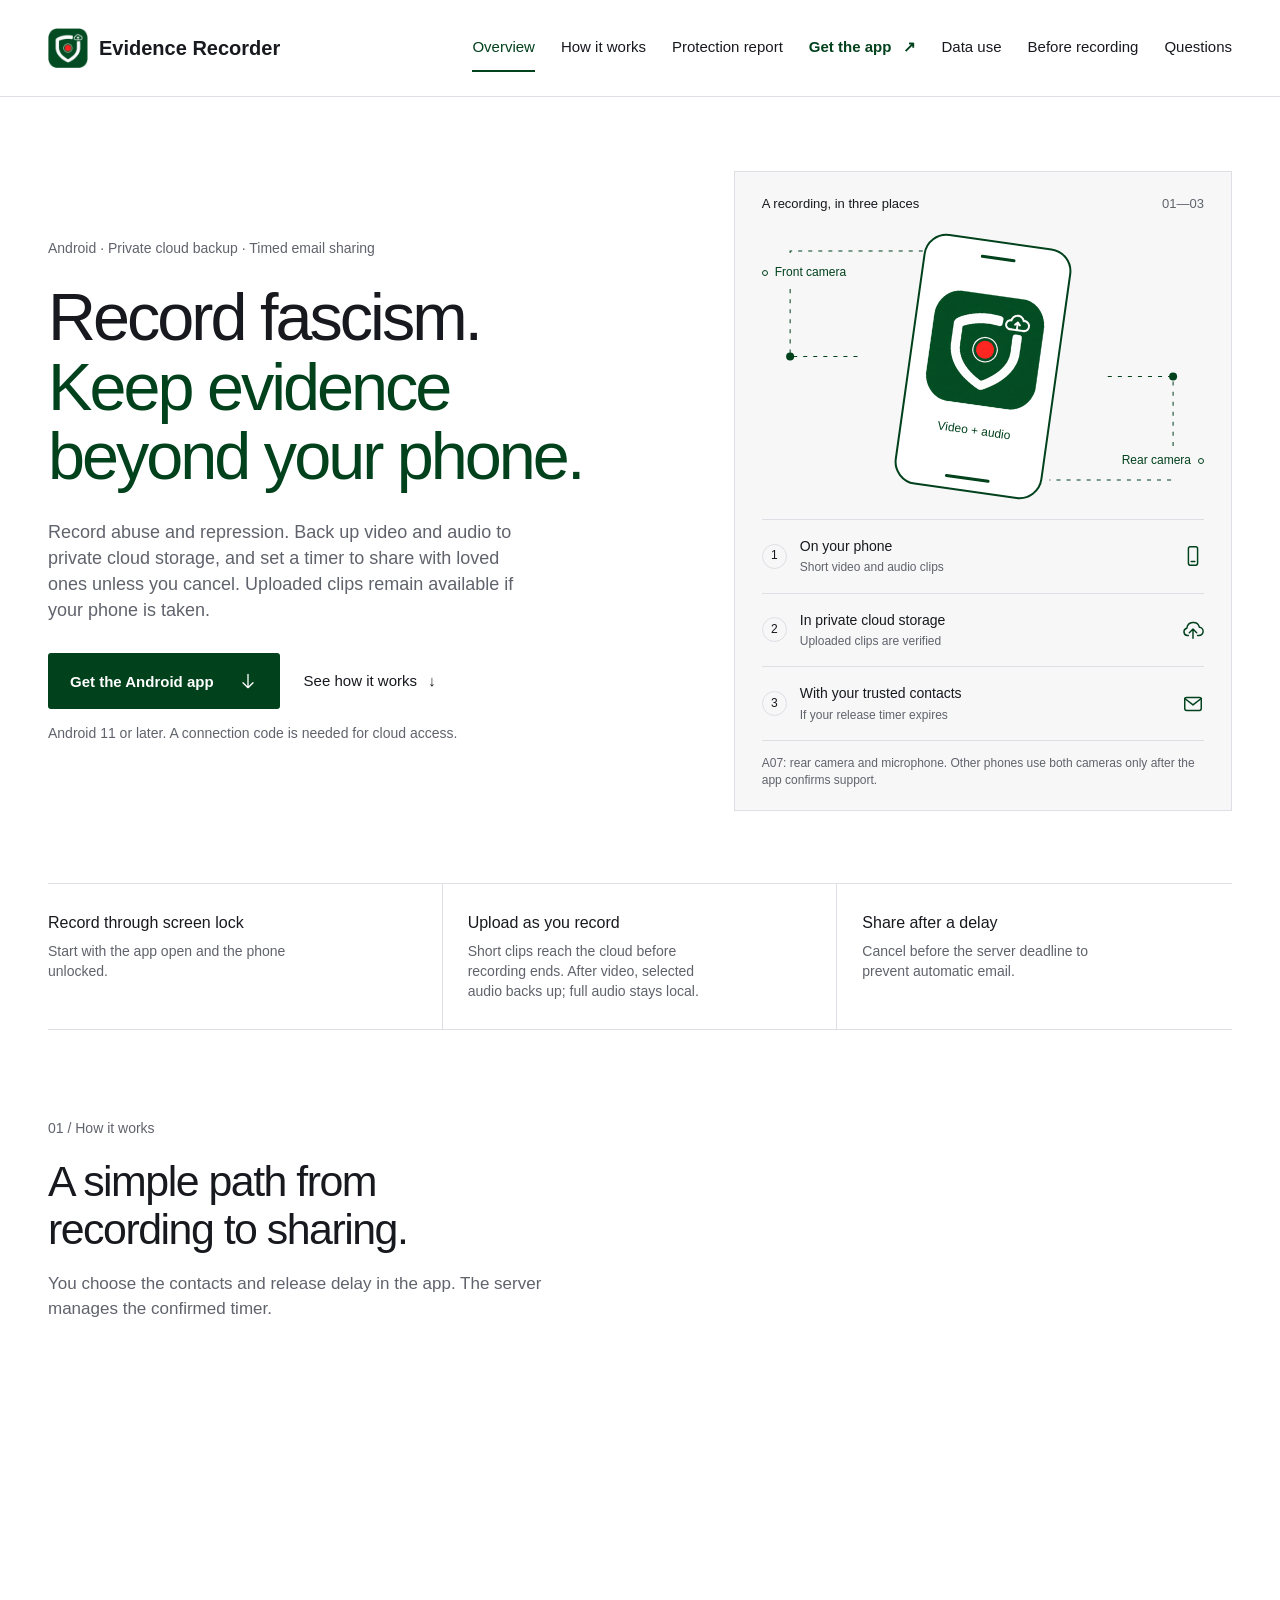
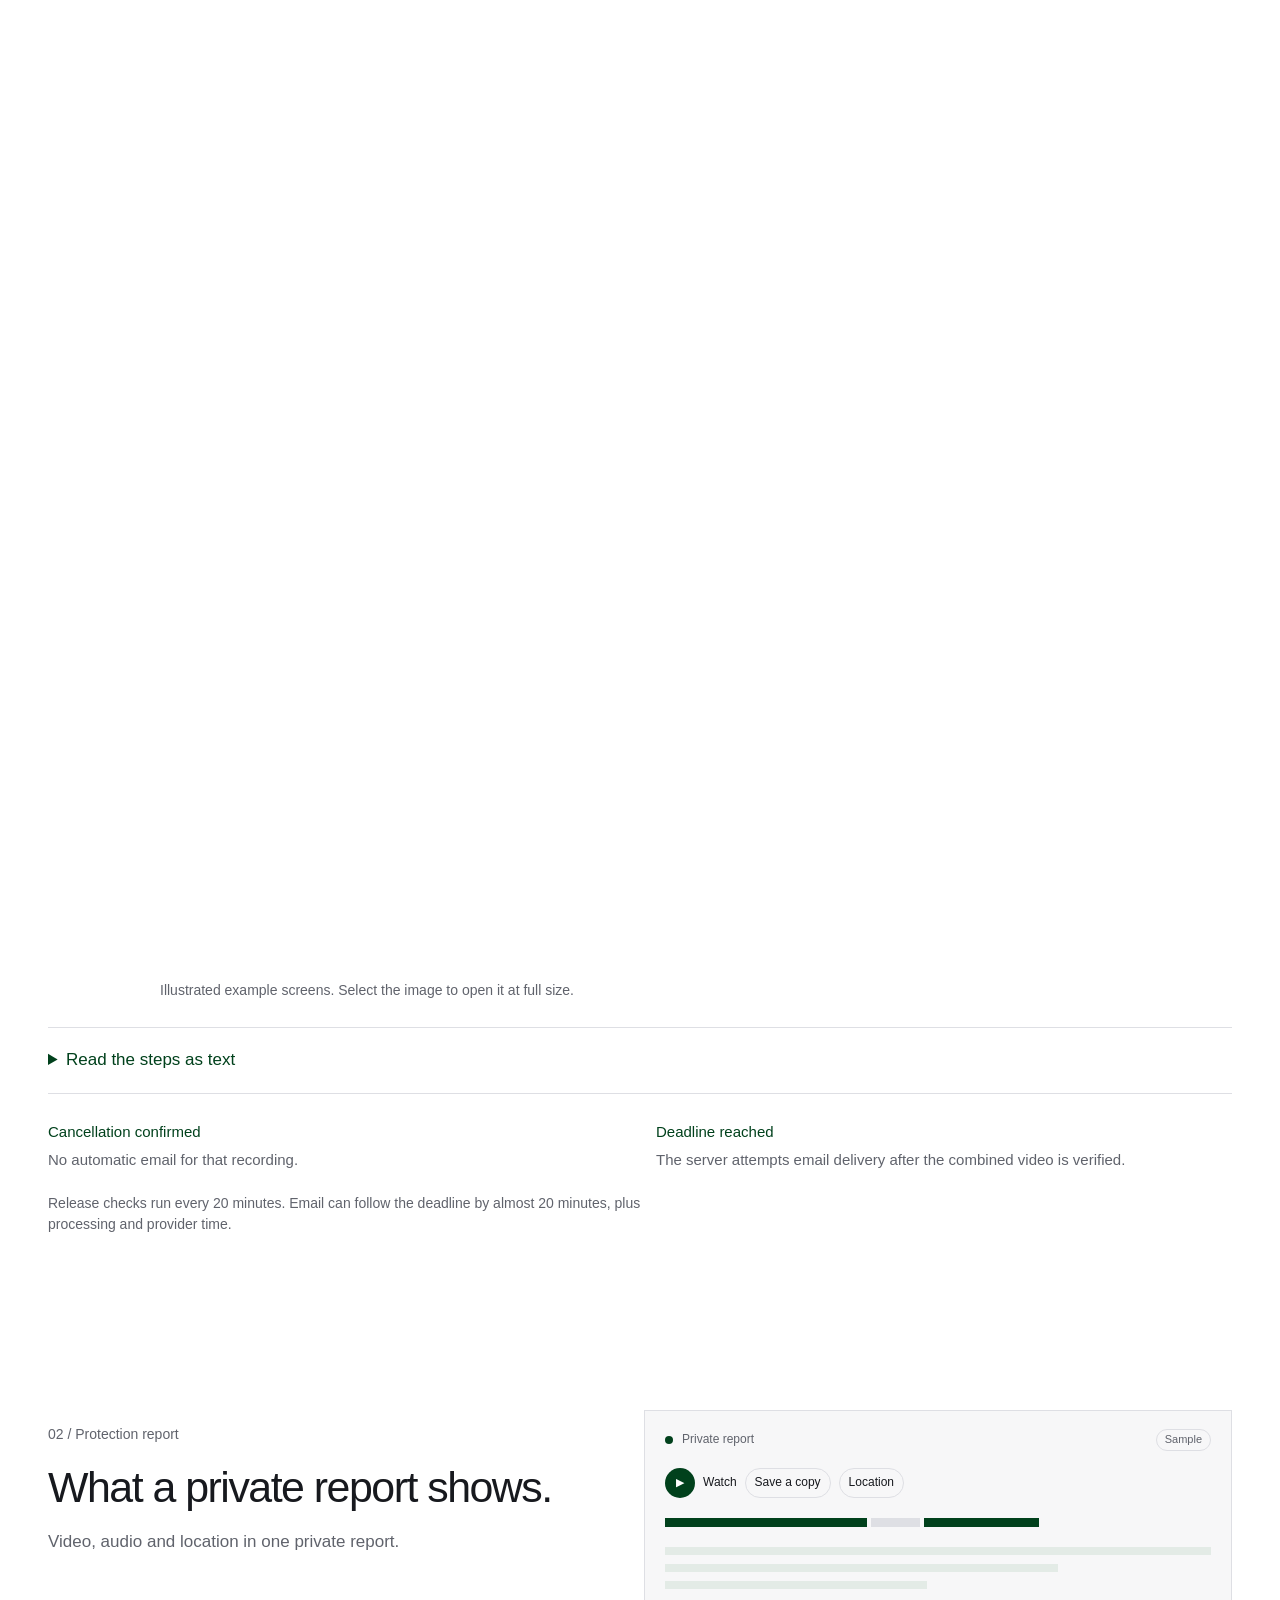
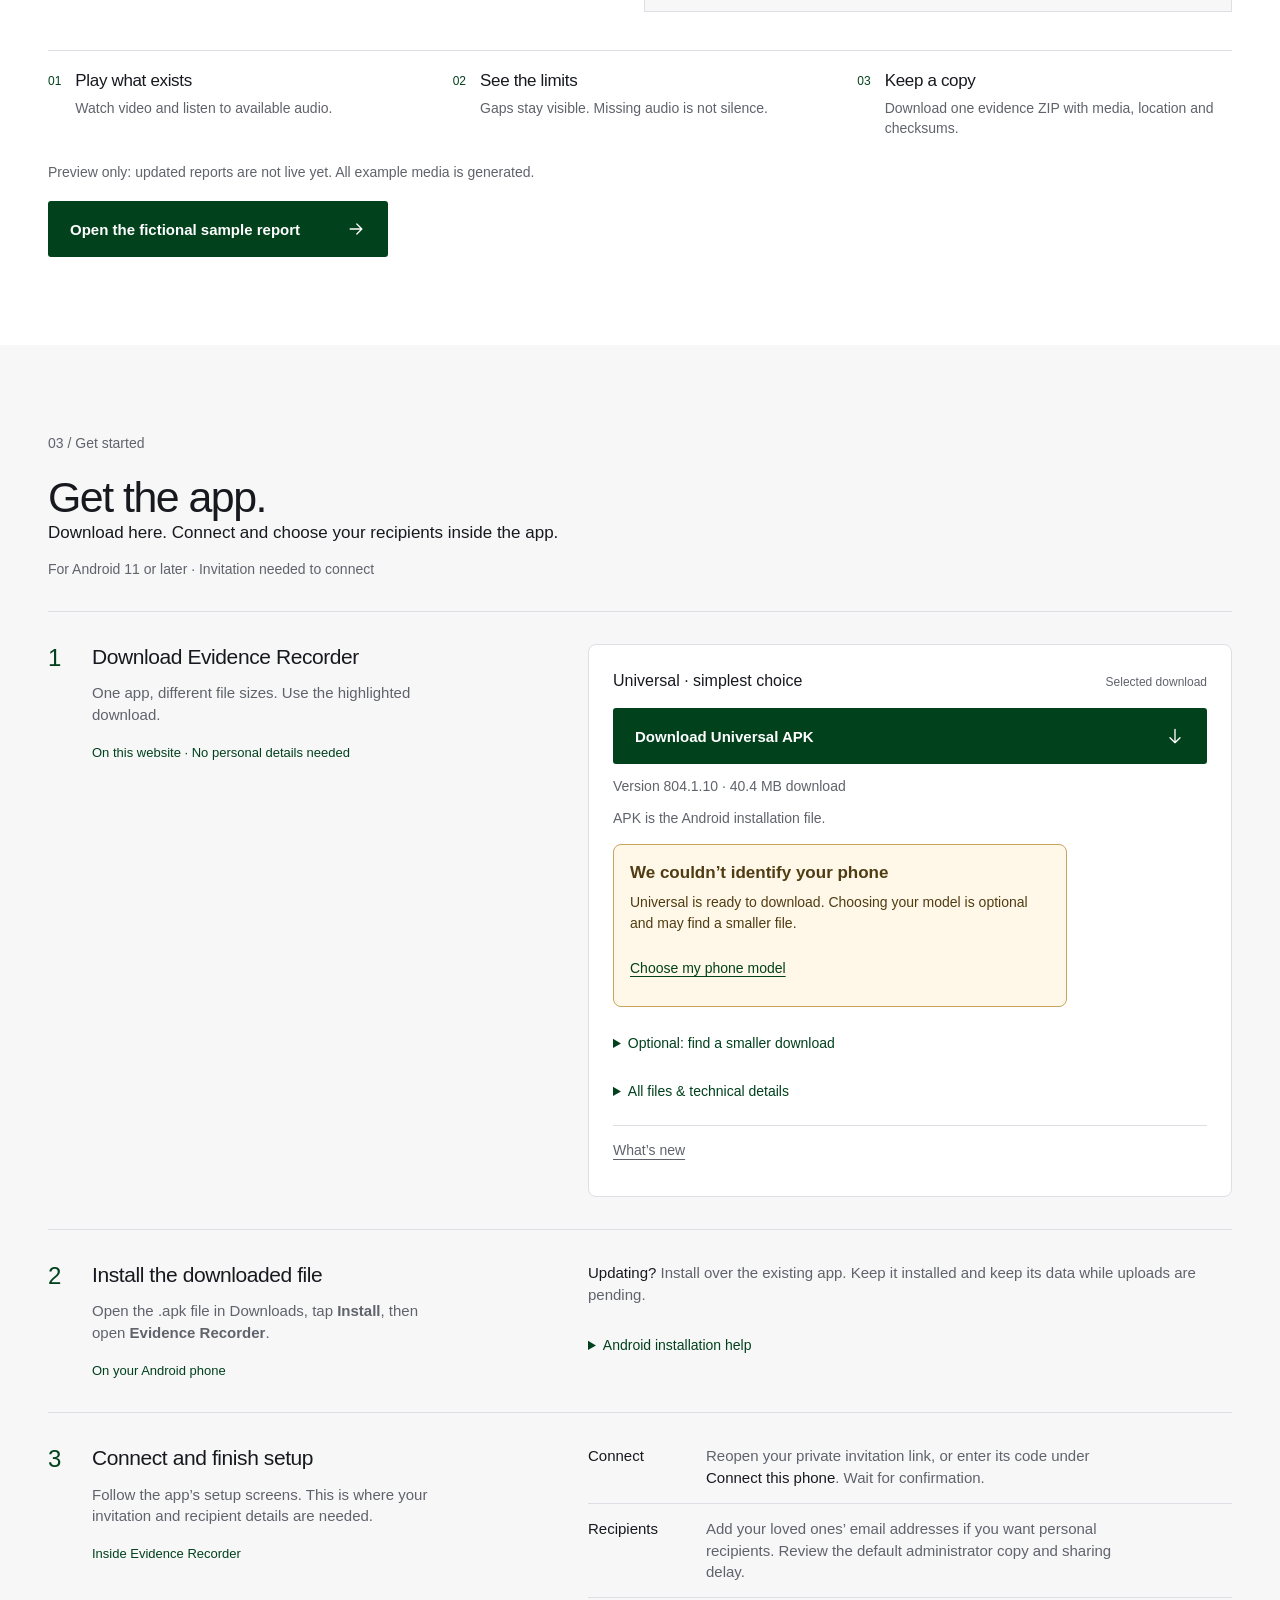
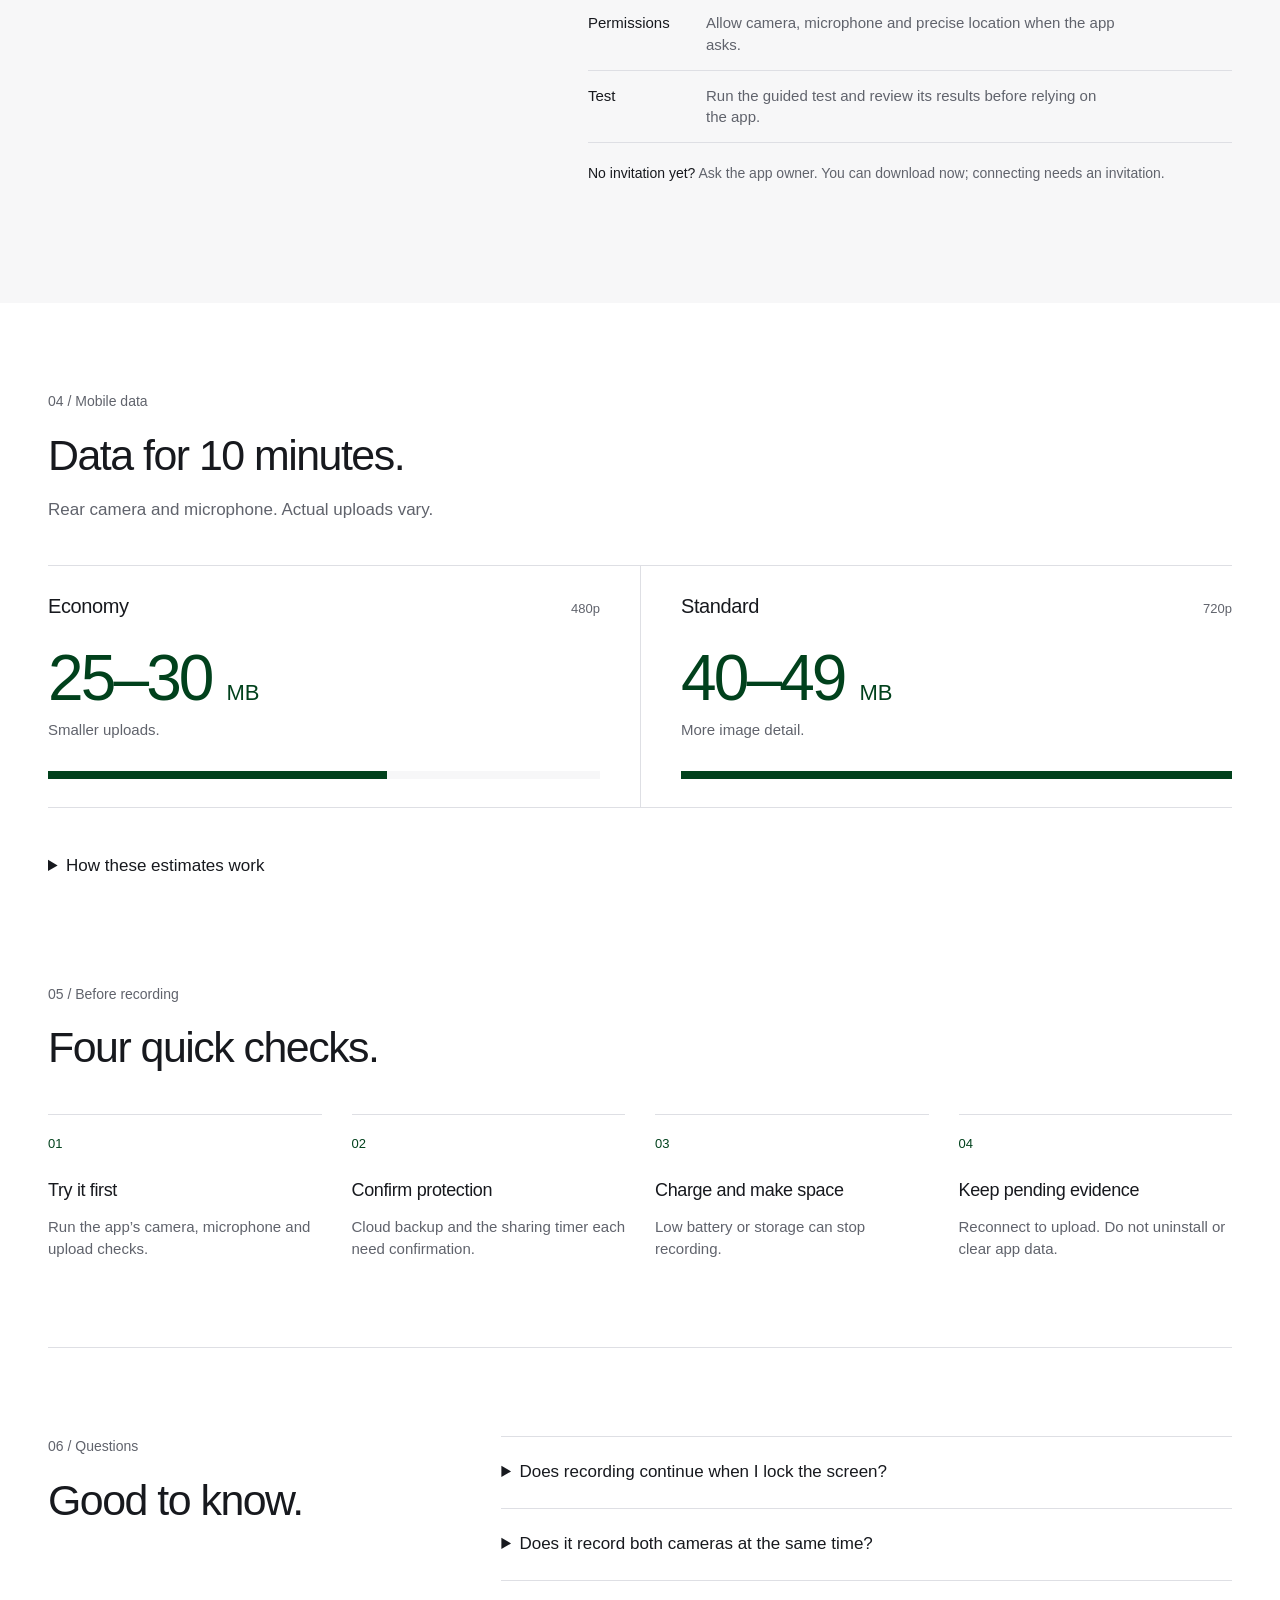
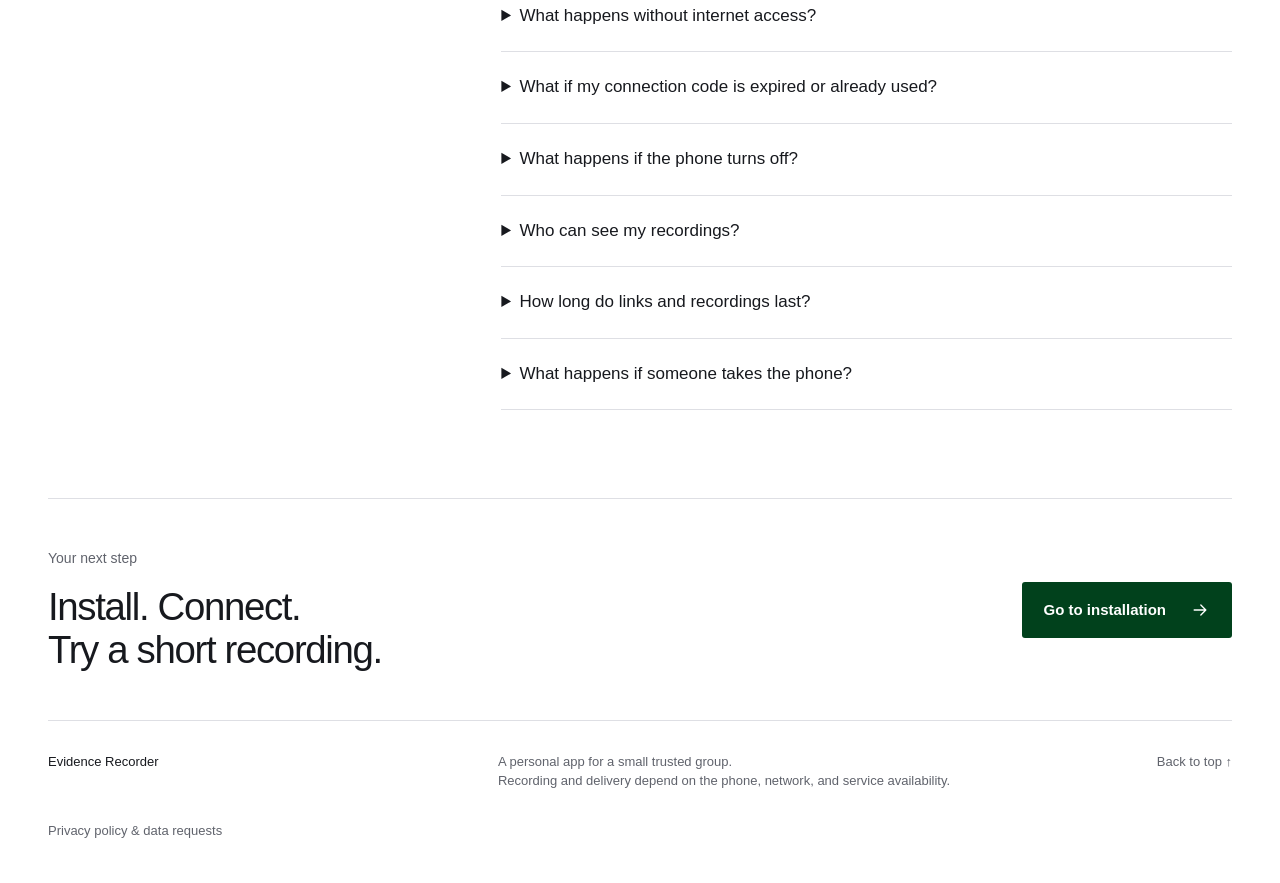
<file: index.html>
<!doctype html>
<html lang="en">
<head>
  <meta charset="utf-8">
  <meta name="viewport" content="width=device-width, initial-scale=1">
  <meta name="description" content="Record fascism and keep evidence beyond your phone. Private cloud backup and timed sharing help protect uploaded recordings if your phone is stolen or seized.">
  <meta name="referrer" content="no-referrer">
  <meta http-equiv="Content-Security-Policy" content="default-src 'self'; script-src 'self'; style-src 'self'; img-src 'self' data:; connect-src 'none'; object-src 'none'; base-uri 'none'; form-action 'none'; frame-src 'none'">
  <meta name="theme-color" content="#ffffff">
  <title>Evidence Recorder — Keep evidence beyond your phone</title>
  <link rel="icon" href="icon.png?v=shield-20261108" type="image/png">
  <link rel="stylesheet" href="styles.css?v=shield-20261108">
  <script src="site-config.js?v=804.1.10" defer></script>
  <script src="device-catalog.js?v=20261102" defer></script>
  <script src="apk-recommendation.js?v=20261102" defer></script>
  <script src="main.js?v=guided-install-20261102" defer></script>
  <script src="nav.js?v=protection-20261101" defer></script>
</head>
<body class="home-page">
  <a class="skip-link" href="#main">Skip to content</a>
  <header class="site-header">
    <div class="header-inner wrap">
      <a class="wordmark" href="#main" aria-label="Evidence Recorder home">
        <img class="brand-mark" src="brand/logo-192.png" width="40" height="40" alt="">
        <span>Evidence Recorder</span>
      </a>
      <nav id="site-nav" aria-label="Main navigation">
        <a href="#overview">Overview</a>
        <a href="#how-it-works">How it works</a>
        <a href="#protection">Protection report</a>
        <a class="nav-install" href="#install">Get the app <span aria-hidden="true">↗</span></a>
        <a href="#data">Data use</a>
        <a href="#tips">Before recording</a>
        <a href="#questions">Questions</a>
      </nav>
    </div>
  </header>

  <main id="main">
    <section class="hero wrap" id="overview" aria-labelledby="hero-title">
      <div class="hero-copy">
        <p class="eyebrow">Android · Private cloud backup · Timed email sharing</p>
        <h1 id="hero-title">Record fascism.<br><span>Keep evidence<br class="desktop-break"> beyond your phone.</span></h1>
        <p class="hero-description">Record abuse and repression. Back up video and audio to private cloud storage, and set a timer to share with loved ones unless you cancel. Uploaded clips remain available if your phone is taken.</p>
        <div class="hero-actions">
          <a class="button primary" href="#install">Get the Android app <svg viewBox="0 0 24 24" aria-hidden="true"><path d="M12 4v16m-6-6 6 6 6-6"/></svg></a>
          <a class="text-link" href="#how-it-works">See how it works <span aria-hidden="true">↓</span></a>
        </div>
        <p class="fine-print">Android 11 or later. A connection code is needed for cloud access.</p>
      </div>
      <aside class="hero-illustration" aria-label="Recording, backup and sharing overview">
        <div class="illustration-top"><span>A recording, in three places</span><span class="folio">01—03</span></div>
        <div class="phone-scene" aria-hidden="true">
          <svg class="scene-lines" viewBox="0 0 440 300" fill="none"><path d="M95 140H28V35H162M344 160h65v103H286" stroke="currentColor" stroke-width="1" stroke-dasharray="4 6"/><circle cx="28" cy="140" r="4" fill="currentColor"/><circle cx="409" cy="160" r="4" fill="currentColor"/></svg>
          <div class="scene-label label-front"><span class="tiny-marker"></span>Front camera</div>
          <div class="phone-outline">
            <span class="phone-speaker"></span>
            <img class="app-brand-preview" src="brand/logo-192.png" width="113" height="113" alt="Evidence Recorder shield logo">
            <span class="phone-caption">Video + audio</span>
            <span class="phone-home"></span>
          </div>
          <div class="scene-label label-rear">Rear camera<span class="tiny-marker"></span></div>
        </div>
        <ol class="overview-list">
          <li><span class="step-dot">1</span><div><strong>On your phone</strong><span>Short video and audio clips</span></div><svg viewBox="0 0 24 24" aria-hidden="true"><rect x="7" y="2" width="10" height="20" rx="2"/><path d="M10 18h4"/></svg></li>
          <li><span class="step-dot">2</span><div><strong>In private cloud storage</strong><span>Uploaded clips are verified</span></div><svg viewBox="0 0 24 24" aria-hidden="true"><path d="M7 18H6a4 4 0 0 1-.7-7.9A7 7 0 0 1 19 9a4.5 4.5 0 0 1-1 9h-1M12 21V11m-4 4 4-4 4 4"/></svg></li>
          <li><span class="step-dot">3</span><div><strong>With your trusted contacts</strong><span>If your release timer expires</span></div><svg viewBox="0 0 24 24" aria-hidden="true"><rect x="3" y="5" width="18" height="14" rx="2"/><path d="m3 6 9 7 9-7"/></svg></li>
        </ol>
        <p class="illustration-note">A07: rear camera and microphone. Other phones use both cameras only after the app confirms support.</p>
      </aside>
    </section>

    <div class="facts wrap" aria-label="Key features">
      <p><strong>Record through screen lock</strong><span>Start with the app open and the phone unlocked.</span></p>
      <p><strong>Upload as you record</strong><span>Short clips reach the cloud before recording ends. After video, selected audio backs up; full audio stays local.</span></p>
      <p><strong>Share after a delay</strong><span>Cancel before the server deadline to prevent automatic email.</span></p>
    </div>

    <section id="how-it-works" class="section wrap" aria-labelledby="how-title">
      <div class="section-heading"><p class="section-number">01 / How it works</p><h2 id="how-title">A simple path from<br>recording to sharing.</h2><p>You choose the contacts and release delay in the app. The server manages the confirmed timer.</p></div>
      <figure class="how-infographic">
        <a href="assets/how-it-works-green.png" aria-label="Open the How it works infographic at full size">
          <img src="assets/how-it-works-green.png" width="1122" height="1402" loading="lazy" decoding="async" alt="Four stages: choose contacts and a delay, record and back up, start the countdown, then cancel sharing or email the recording link. Read the text version below for details." aria-describedby="how-infographic-caption">
        </a>
        <figcaption id="how-infographic-caption">Illustrated example screens. Select the image to open it at full size.</figcaption>
      </figure>
      <details class="how-transcript">
        <summary>Read the steps as text</summary>
        <ol>
          <li><strong>Choose contacts and a delay.</strong> Save your trusted contacts and release delay in the app. The six-hour delay shown is an example.</li>
          <li><strong>Start recording.</strong> Start with the app open and the phone unlocked, then lock it normally. On the Galaxy A07, the rear camera records with continuous microphone audio. Video stops at your selected 10–30-minute limit; audio then continues through silence until 10% battery or an earlier stop. After the video phase, only selected or uncertain audio is uploaded; full audio stays on the phone.</li>
          <li><strong>Check backup and timer.</strong> With internet access, clips upload to private cloud storage and the server verifies them. Cloud verification and remote-timer confirmation are separate. Without server confirmation, there is no remote timer. A timer already confirmed can continue while the phone is offline.</li>
          <li><strong>Stop recording or cancel sharing.</strong> At the video cutoff, the acknowledged countdown starts while audio may continue. A confirmed stop or a detected interruption also starts the countdown; upload completion is not required to start it. Stopping recording does not cancel sharing. To prevent automatic email, cancel before the deadline and wait for server confirmation.</li>
          <li><strong>Email to your contacts.</strong> If you do not cancel, email attempts wait for the deadline and a verified combined video. The email links to the recording. Provider acceptance does not confirm delivery or reading.</li>
        </ol>
      </details>
      <div class="outcomes"><p><span class="outcome-label">Cancellation confirmed</span>No automatic email for that recording.</p><p><span class="outcome-label">Deadline reached</span>The server attempts email delivery after the combined video is verified.</p></div>
      <p class="section-note">Release checks run every 20 minutes. Email can follow the deadline by almost 20 minutes, plus processing and provider time.</p>
    </section>

    <section id="protection" class="section wrap protection-section" aria-labelledby="protection-title">
      <div class="protection-layout">
        <div class="section-heading">
          <p class="section-number">02 / Protection report</p>
          <h2 id="protection-title">What a private report shows.</h2>
          <p>Video, audio and location in one private report.</p>
        </div>
        <div class="report-preview" aria-hidden="true">
          <div class="preview-bar"><span class="preview-dot"></span><span>Private report</span><span class="preview-pill">Sample</span></div>
          <div class="preview-actions"><span class="preview-play">▶</span><span>Watch</span><span class="preview-chip">Save a copy</span><span class="preview-chip">Location</span></div>
          <div class="preview-track"><span class="preview-fill"></span><span class="preview-gap"></span><span class="preview-fill short"></span></div>
          <div class="preview-lines"><span></span><span></span><span></span></div>
        </div>
      </div>
      <ol class="evidence-flow">
        <li><span>01</span><div><h3>Play what exists</h3><p>Watch video and listen to available audio.</p></div></li>
        <li><span>02</span><div><h3>See the limits</h3><p>Gaps stay visible. Missing audio is not silence.</p></div></li>
        <li><span>03</span><div><h3>Keep a copy</h3><p>Download one evidence ZIP with media, location and checksums.</p></div></li>
      </ol>
      <p class="section-note">Preview only: updated reports are not live yet. All example media is generated.</p>
      <p><a class="button primary" href="sample-report/">Open the fictional sample report <svg viewBox="0 0 24 24" aria-hidden="true"><path d="M5 12h14m-6-6 6 6-6 6"/></svg></a></p>
    </section>

    <section id="install" class="install-section" aria-labelledby="install-title">
      <div class="section wrap">
        <div class="section-heading install-heading">
          <p class="section-number">03 / Get started</p>
          <h2 id="install-title">Get the app.</h2>
          <p>Download here. Connect and choose your recipients inside the app.</p>
          <p class="install-requirements">For Android 11 or later · Invitation needed to connect</p>
        </div>
        <ol class="install-flow">
          <li class="install-stage">
            <div class="install-stage-heading"><span class="installation-number" aria-hidden="true">1</span><div><h3>Download Evidence Recorder</h3><p>One app, different file sizes. Use the highlighted download.</p><p class="stage-context">On this website · No personal details needed</p></div></div>
            <div class="download-panel">
              <div class="download-choice"><strong id="download-kind">Android APK</strong><span>Selected download</span></div>
              <a id="apk-download" class="button primary download-button" data-layout="guided" aria-disabled="true"><span id="download-label">Download Evidence Recorder</span><svg viewBox="0 0 24 24" aria-hidden="true"><path d="M12 4v16m-6-6 6 6 6-6"/></svg></a>
              <p id="download-meta" class="fine-print" hidden></p>
              <p id="download-note" role="status">Ask the app owner for the current APK.</p>
              <p id="download-recommendation" class="fine-print" role="status" hidden></p>
              <button id="use-universal" class="text-button" type="button" hidden>Use Universal instead</button>
              <div id="phone-match-alert" class="phone-match-alert" role="alert" hidden>
                <strong>We couldn’t identify your phone</strong>
                <p>Universal is ready to download. Choosing your model is optional and may find a smaller file.</p>
                <button id="choose-phone-model" class="text-button" type="button" aria-controls="phone-picker" aria-expanded="false">Choose my phone model</button>
              </div>
              <details id="phone-picker" class="download-options">
                <summary>Optional: find a smaller download</summary>
                <label for="phone-model">Phone make or model</label>
                <input id="phone-model" type="text" list="phone-models" maxlength="120" autocomplete="off" placeholder="e.g. Samsung Galaxy A52">
                <datalist id="phone-models"></datalist>
                <p class="fine-print">Settings → About phone. Matching stays in your browser. <a href="device-catalog-sources.md">Sources</a></p>
              </details>
              <details id="download-options" class="download-options" hidden>
                <summary>All files &amp; technical details</summary>
                <ul id="download-options-list"></ul>
                <p class="fine-print">All files install the same app. Model matches are estimates; use Universal if unsure.</p>
              </details>
              <p class="download-footer"><a href="updates.html">What’s new</a></p>
              <noscript><p class="fine-print">Enable JavaScript or ask the owner for the APK.</p></noscript>
            </div>
          </li>
          <li class="install-stage">
            <div class="install-stage-heading"><span class="installation-number" aria-hidden="true">2</span><div><h3>Install the downloaded file</h3><p>Open the .apk file in Downloads, tap <strong>Install</strong>, then open <strong>Evidence Recorder</strong>.</p><p class="stage-context">On your Android phone</p></div></div>
            <div class="install-stage-body">
              <p class="install-update-note"><strong>Updating?</strong> Install over the existing app. Keep it installed and keep its data while uploads are pending.</p>
              <details class="installation-help"><summary>Android installation help</summary><div>
                <p>If asked, allow installation from your browser. Keep Android security checks enabled. You can turn the installation permission off afterward.</p>
                <p>If Android rejects the update, keep the existing app and contact the owner.</p>
              </div></details>
            </div>
          </li>
          <li class="install-stage" id="connect">
            <div class="install-stage-heading"><span class="installation-number" aria-hidden="true">3</span><div><h3>Connect and finish setup</h3><p>Follow the app’s setup screens. This is where your invitation and recipient details are needed.</p><p class="stage-context">Inside Evidence Recorder</p></div></div>
            <div class="install-stage-body">
              <dl class="setup-checklist">
                <div><dt>Connect</dt><dd>Reopen your private invitation link, or enter its code under <strong>Connect this phone</strong>. Wait for confirmation.</dd></div>
                <div><dt>Recipients</dt><dd>Add your loved ones’ email addresses if you want personal recipients. Review the default administrator copy and sharing delay.</dd></div>
                <div><dt>Permissions</dt><dd>Allow camera, microphone and precise location when the app asks.</dd></div>
                <div><dt>Test</dt><dd>Run the guided test and review its results before relying on the app.</dd></div>
              </dl>
              <p class="invitation-note"><strong>No invitation yet?</strong> Ask the app owner. You can download now; connecting needs an invitation.</p>
            </div>
          </li>
        </ol>
      </div>
    </section>

    <section id="data" class="section wrap" aria-labelledby="data-title">
      <div class="section-heading"><p class="section-number">04 / Mobile data</p><h2 id="data-title">Data for 10 minutes.</h2><p>Rear camera and microphone. Actual uploads vary.</p></div>
      <div class="quality-grid">
        <article class="quality-option"><div class="quality-heading"><h3>Economy</h3><span>480p</span></div><p class="data-amount">25–30 <span>MB</span></p><p>Smaller uploads.</p><div class="data-bar" aria-hidden="true"><span class="economy-bar"></span></div></article>
        <article class="quality-option"><div class="quality-heading"><h3>Standard</h3><span>720p</span></div><p class="data-amount">40–49 <span>MB</span></p><p>More image detail.</p><div class="data-bar" aria-hidden="true"><span class="standard-bar"></span></div></article>
      </div>
      <details class="data-details"><summary>How these estimates work</summary><div><p>Ranges cover the configured HEVC/H.264 bitrates plus 48 kbps microphone audio. Two-camera recording, retries and video downloads use more data. Actual size depends on the phone and recording.</p></div></details>
    </section>

    <section id="tips" class="section wrap tips-section" aria-labelledby="tips-title">
      <div class="section-heading"><p class="section-number">05 / Before recording</p><h2 id="tips-title">Four quick checks.</h2></div>
      <div class="tips-grid">
        <article><span class="tip-number">01</span><h3>Try it first</h3><p>Run the app’s camera, microphone and upload checks.</p></article>
        <article><span class="tip-number">02</span><h3>Confirm protection</h3><p>Cloud backup and the sharing timer each need confirmation.</p></article>
        <article><span class="tip-number">03</span><h3>Charge and make space</h3><p>Low battery or storage can stop recording.</p></article>
        <article><span class="tip-number">04</span><h3>Keep pending evidence</h3><p>Reconnect to upload. Do not uninstall or clear app data.</p></article>
      </div>
    </section>

    <section id="questions" class="section wrap questions-section" aria-labelledby="questions-title">
      <div class="section-heading"><p class="section-number">06 / Questions</p><h2 id="questions-title">Good to know.</h2></div>
      <div class="questions">
        <details><summary>Does recording continue when I lock the screen?</summary><div><p>Yes, during normal screen lock. Start recording while the phone is unlocked and the app is visible. Video stops at your selected limit of 10–30 minutes. The phone then continues audio capture through silence until the battery reaches 10%, or an earlier stop condition. After the video phase, only speech-selected or uncertain audio is uploaded; complete audio stays on the phone. The 10% reserve does not guarantee that pending uploads finish. You can stop earlier after unlocking.</p></div></details>
        <details><summary>Does it record both cameras at the same time?</summary><div><p>The Galaxy A07 records the rear camera and microphone. It does not alternate cameras.</p><p>On other phones, the app checks simultaneous front and rear recording after camera and microphone permissions are given. If it cannot confirm support, it uses the rear camera only. S23 FE support is not yet verified.</p></div></details>
        <details><summary>What happens without internet access?</summary><div><p>The phone can save recordings locally. Pending uploads retry when internet access returns, subject to Android restrictions. Full audio and files that never upload stay local; the server cannot see them.</p><p>There is no remote timer until the server confirms it. The video cutoff starts the acknowledged sharing countdown while audio may continue. If a timer is already confirmed, a lost connection can cause the server to detect an interruption.</p></div></details>
        <details><summary>What if my connection code is expired or already used?</summary><div><p>Your private invitation page can check its status without using it. The app checks again when you confirm the connection. Ask the app owner for a new invitation if it has expired or was used by another phone.</p><p>Each invitation connects one phone and is valid for 48 hours after creation. Its expiry does not expire a saved phone connection.</p></div></details>
        <details><summary>What happens if the phone turns off?</summary><div><p>Recording stops. Previously finalized clips remain available for upload. After one-time unlocked storage preparation, the app can resume pending uploads after a restart before the first unlock. Android scheduling, network and battery conditions can delay uploads. Cameras and microphone never restart automatically.</p><p>After Android force-stop, open the app again to resume upload scheduling. The unfinished last clip can be lost. There is no absolute capture guarantee.</p></div></details>
        <details><summary>Who can see my recordings?</summary><div><p>Recordings upload to private AWS storage. Automatic sharing sends trusted contacts expiring access links. Anyone who receives a forwarded link can use it until access expires. The app shows the effective recipients, including the default recipient, before the demo and while you choose recipients.</p><p>New automatic-email recordings include an administrator copy after the app discloses it before recording. Historical recordings keep their frozen audience.</p><p>This public webpage contains installation guidance and a fictional sample only. It does not access your recordings, connection code or account credentials, and it lists no real contact details.</p></div></details>
        <details><summary>How long do links and recordings last?</summary><div><p>Recipient access links expire. New canceled sessions default to seven-day deletion unless kept. Released footage becomes eligible for archival after 30 days, and recipient link access ends when archival begins. Historical sessions keep their frozen retention policy.</p></div></details>
        <details><summary>What happens if someone takes the phone?</summary><div><p>An already active recording can continue if someone takes the phone. Start from the visible, unlocked app; normal screen lock keeps it running. The app cannot detect phone confiscation or activate the microphone remotely. Power loss, force-stop or another interruption can stop capture; the server can only report what it observed.</p></div></details>
      </div>
    </section>

    <section class="closing wrap" aria-labelledby="closing-title"><div><p class="section-number">Your next step</p><h2 id="closing-title">Install. Connect.<br>Try a short recording.</h2></div><a class="button primary" href="#install">Go to installation <svg viewBox="0 0 24 24" aria-hidden="true"><path d="M5 12h14m-6-6 6 6-6 6"/></svg></a></section>
  </main>
  <footer class="site-footer wrap"><p>Evidence Recorder</p><p>A personal app for a small trusted group.<br>Recording and delivery depend on the phone, network, and service availability.</p><a href="#main">Back to top <span aria-hidden="true">↑</span></a><p><a href="privacy.html">Privacy policy &amp; data requests</a></p></footer>
</body>
</html>
</file>
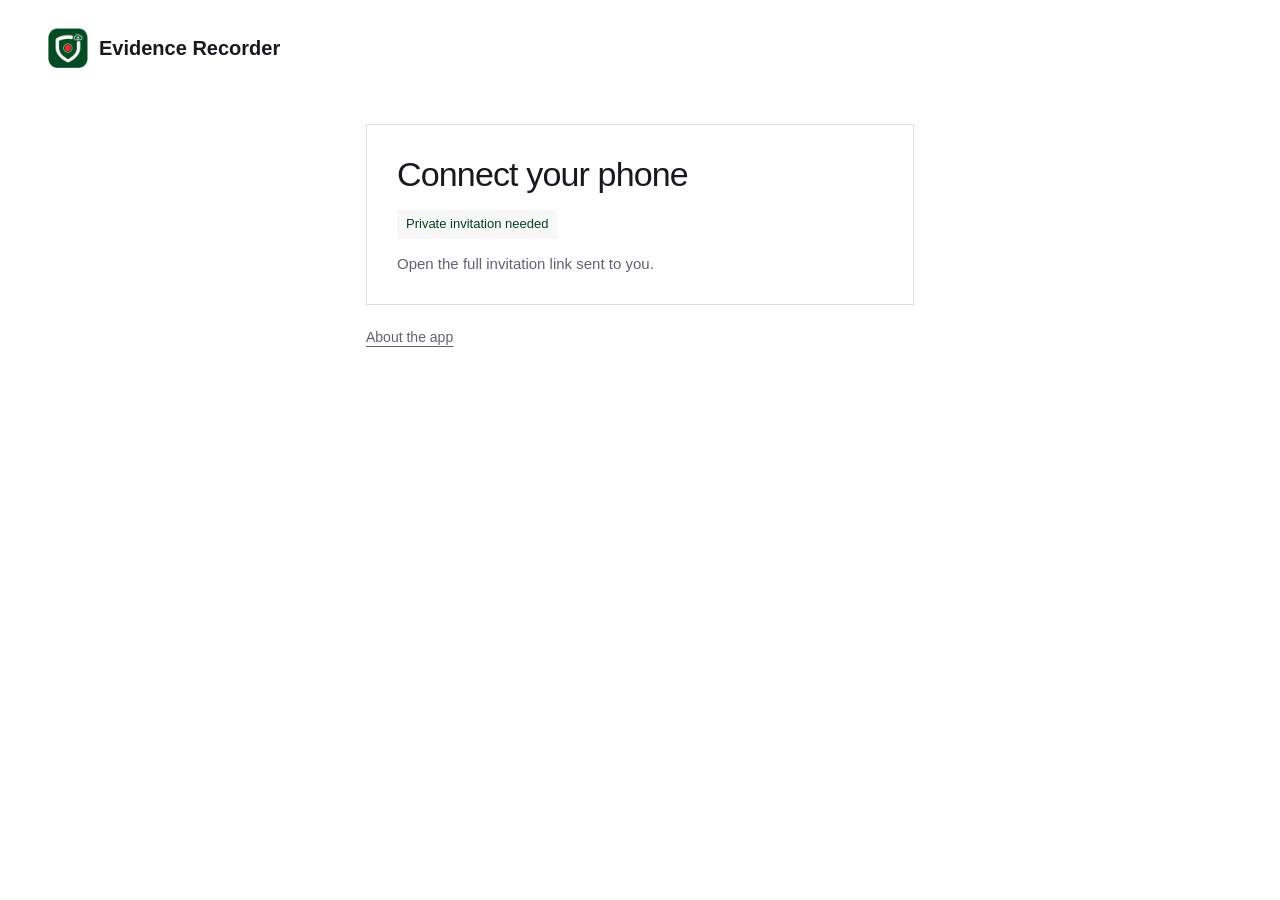
<file: connect/index.html>
<!doctype html>
<html lang="en">
<head>
  <meta charset="utf-8">
  <meta name="viewport" content="width=device-width, initial-scale=1">
  <meta name="robots" content="noindex, nofollow">
  <meta name="referrer" content="no-referrer">
  <meta http-equiv="Content-Security-Policy" content="default-src 'none'; script-src 'self'; style-src 'self'; img-src 'self'; connect-src https://qpxn282je3.execute-api.ap-southeast-2.amazonaws.com; base-uri 'none'; form-action 'none'; frame-src 'none'">
  <meta name="theme-color" content="#ffffff">
  <title>Connect your phone — Evidence Recorder</title>
  <link rel="icon" href="../icon.png?v=shield-20261108" type="image/png">
  <link rel="stylesheet" href="../styles.css?v=shield-20261108">
  <link rel="stylesheet" href="connect.css?v=pakistan-green-20261030">
  <script src="../site-config.js?v=804.1.10" defer></script>
  <script src="../device-catalog.js?v=20261102" defer></script>
  <script src="../apk-recommendation.js?v=20261102" defer></script>
  <script src="../main.js?v=guided-install-20261102" defer></script>
  <script src="connect.js?v=20261030" defer></script>
</head>
<body>
  <a id="skip-content" class="skip-link" href="#main">Skip to content</a>
  <header class="connect-header wrap"><a class="wordmark" href="../"><img class="brand-mark" src="../brand/logo-192.png" width="40" height="40" alt="">Evidence Recorder</a></header>
  <main id="main" class="wrap invitation-page" tabindex="-1">
    <section class="invitation-card" aria-labelledby="invite-title">
      <h1 id="invite-title">Connect your phone</h1>
      <div class="invitation-status" role="status" aria-live="polite">
        <span id="invitation-status">Private invitation needed</span>
        <p id="invitation-detail">Open the full invitation link sent to you. Enable JavaScript to continue.</p>
      </div>
      <ol id="connection-steps" class="connection-steps" hidden>
        <li>
          <span class="step-number" aria-hidden="true">1</span>
          <div class="step-body">
            <h2>Install the app</h2>
            <a id="apk-download" class="button primary" data-layout="compact" aria-disabled="true">Download app</a>
            <p id="download-meta" class="step-note" hidden></p>
            <p id="download-recommendation" class="step-note" role="status" hidden></p>
            <div id="phone-match-alert" class="phone-match-alert" role="alert" hidden>
              <strong>Phone model not matched</strong>
              <p>Choose your phone below, or use Universal.</p>
              <button id="choose-phone-model" class="button secondary" type="button" aria-controls="phone-picker" aria-expanded="false">Choose make and model</button>
            </div>
            <details id="download-options" class="download-options" hidden>
              <summary>Other download options</summary>
              <ul id="download-options-list"></ul>
              <p class="step-note">Model matches are estimates. Unsure? Choose Universal.</p>
            </details>
            <details id="phone-picker" class="download-options">
              <summary>Find my phone model</summary>
              <label for="phone-model">Make, model or model number</label>
              <input id="phone-model" type="text" list="phone-models" maxlength="120" autocomplete="off" placeholder="e.g. SM-A525F">
              <datalist id="phone-models"></datalist>
              <p class="step-note">253 phone models. <a href="../device-catalog-sources.md">Sources and limits</a></p>
              <p class="step-note">Find the model in Settings → About phone. Matching stays on this page.</p>
            </details>
            <p id="download-note" class="step-note" role="status" hidden>Install the downloaded file. Then return here.</p>
          </div>
        </li>
        <li>
          <span class="step-number" aria-hidden="true">2</span>
          <div class="step-body">
            <h2>Connect your phone</h2>
            <a id="connect-phone" class="button secondary" aria-disabled="true">Open app</a>
            <p class="step-note">Tap <strong>Connect</strong> in the app to finish.</p>
          </div>
        </li>
      </ol>
      <div id="connection-help" class="connection-help" hidden>
        <details id="install-help">
          <summary>Need help?</summary>
          <div>
            <ol>
              <li>Open the downloaded APK.</li>
              <li>If asked, allow installation from your browser.</li>
              <li>Tap <strong>Install</strong>.</li>
              <li>Return here and tap <strong>Open app</strong>.</li>
            </ol>
            <p>Already installed? Go straight to step 2.</p>
            <p><strong>Do not uninstall an existing copy while uploads are pending.</strong> If Android rejects the update, contact the app owner.</p>
            <p><a href="../#install">Full installation guide</a></p>
          </div>
        </details>
        <details id="manual-fallback" hidden>
          <summary>Use a code instead</summary>
          <div>
            <p>Open <strong>Evidence Recorder</strong> → <strong>Connect this phone</strong>.</p>
            <p>Enter this code, then tap <strong>Connect</strong>:</p>
            <code id="manual-code" translate="no"></code>
            <p>Keep this code private.</p>
          </div>
        </details>
      </div>
      <noscript><p class="step-note">JavaScript is needed to check this invitation. <a href="../#install">Installation guide</a></p></noscript>
    </section>
    <a class="about-link" href="../#how-it-works">About the app</a>
  </main>
</body>
</html>
</file>
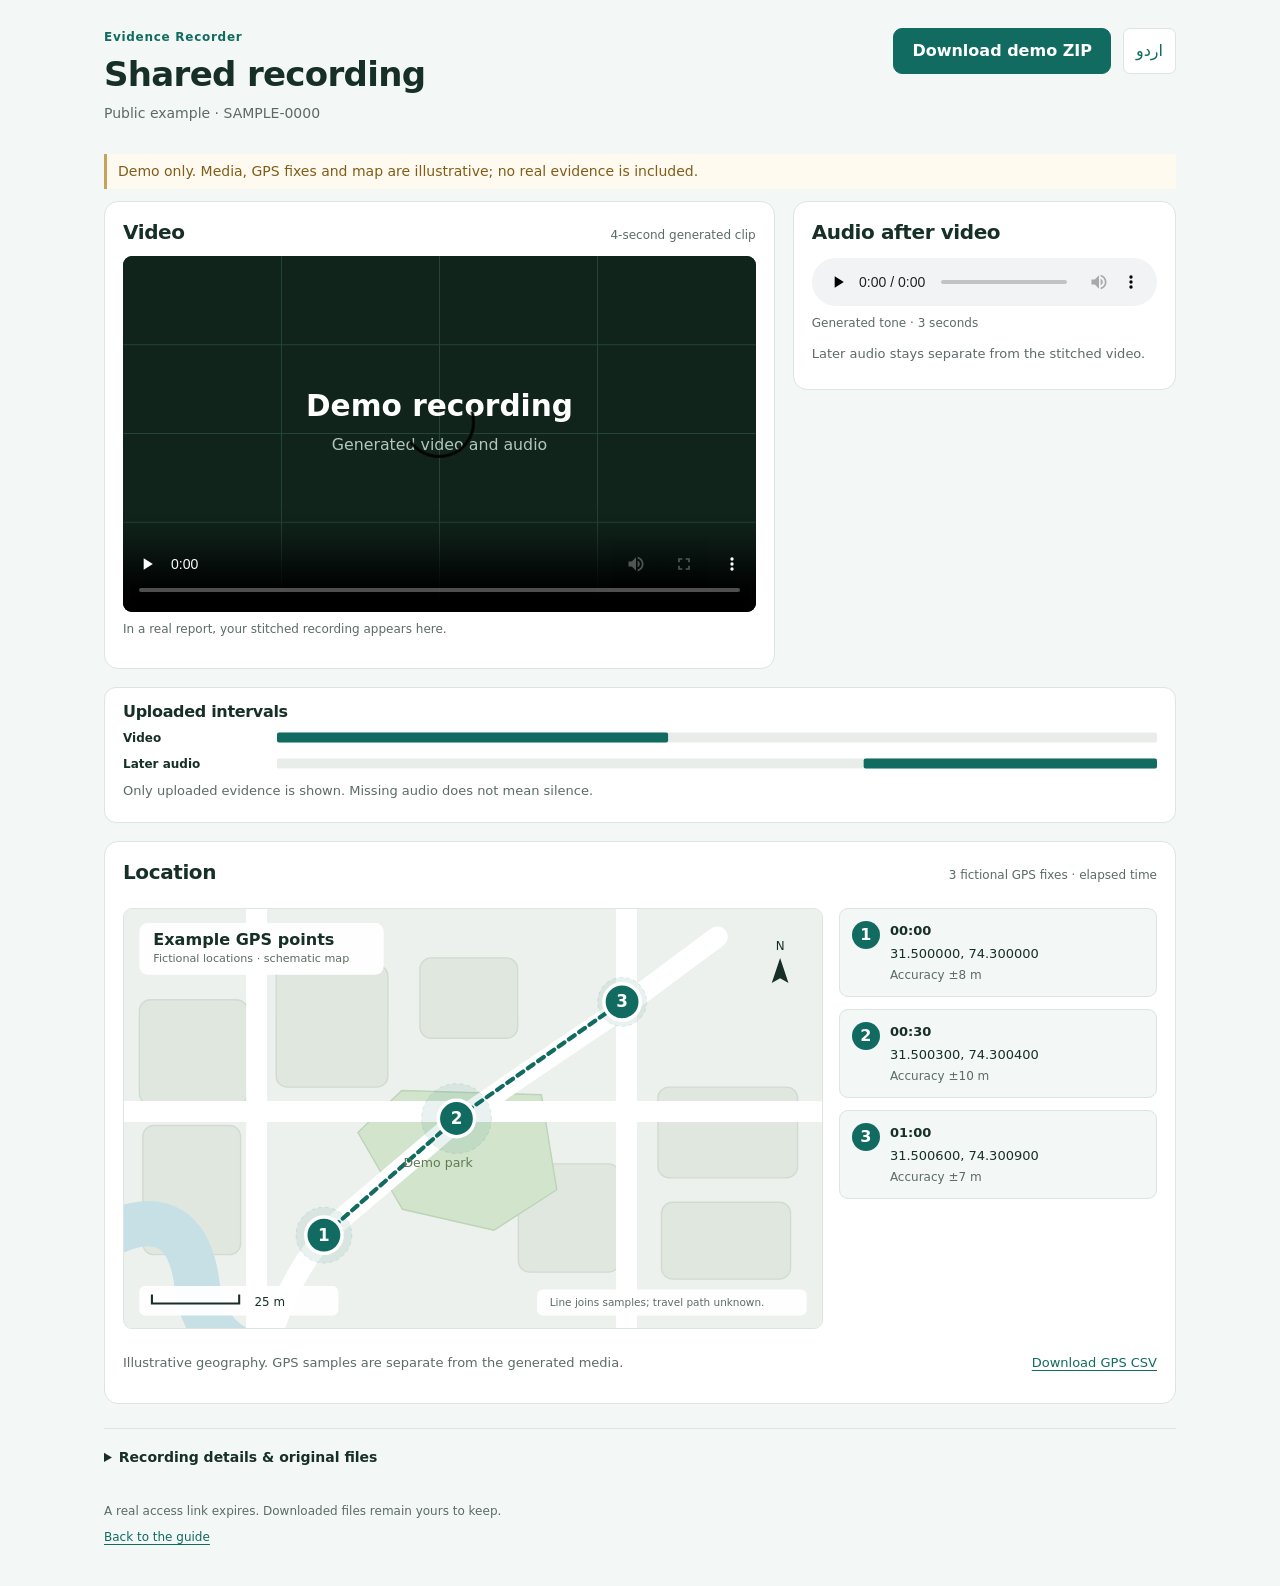
<file: sample-report/index.html>
<!doctype html><html lang="en" dir="ltr"><head><meta charset="utf-8"><meta name="viewport" content="width=device-width,initial-scale=1"><meta name="referrer" content="no-referrer"><meta name="robots" content="noindex,nofollow"><meta http-equiv="Content-Security-Policy" content="default-src 'self'; script-src 'self'; style-src 'self'; img-src 'self'; media-src 'self'; connect-src 'none'; object-src 'none'; base-uri 'none'; form-action 'none'; frame-src 'none'"><title>Recording example — generated media</title><link rel="icon" href="../icon.svg" type="image/svg+xml"><link rel="stylesheet" href="styles.css?v=gps-map-20261102"><script src="report.js?v=gps-map-20261102" defer></script></head><body><main><header class="report-head"><div><p class="brand">Evidence Recorder</p><h1  data-en="Shared recording" data-ur="شیئر کی گئی ریکارڈنگ">Shared recording</h1><p class="head-date" data-en="Public example · SAMPLE-0000" data-ur="عوامی نمونہ · SAMPLE-0000">Public example · SAMPLE-0000</p></div><div class="save-area"><a class="action" href="demo-evidence.zip?v=gps-map-20261102" download data-en="Download demo ZIP" data-ur="نمونہ ZIP ڈاؤن لوڈ کریں">Download demo ZIP</a><button id="language-toggle" class="language" type="button" aria-label="Switch to Urdu">اردو</button></div></header><p class="test-note" data-en="Demo only. Media, GPS fixes and map are illustrative; no real evidence is included." data-ur="صرف نمونہ۔ میڈیا، مقامات اور نقشہ فرضی ہیں؛ کوئی حقیقی ثبوت شامل نہیں۔">Demo only. Media, GPS fixes and map are illustrative; no real evidence is included.</p><div class="evidence-grid"><section class="card" id="sample-media"><div class="section-head"><h2  data-en="Video" data-ur="ویڈیو">Video</h2><p  data-en="4-second generated clip" data-ur="۴ سیکنڈ کی مصنوعی کلپ">4-second generated clip</p></div><video class="media" controls playsinline preload="none" poster="demo-poster.svg" src="demo-video.mp4" aria-label="Generated example video"></video><p class="media-caption" data-en="In a real report, your stitched recording appears here." data-ur="حقیقی رپورٹ میں یہاں مشترکہ ریکارڈنگ دکھائی جاتی ہے۔">In a real report, your stitched recording appears here.</p></section><section class="card" id="sample-audio"><div class="section-head"><h2  data-en="Audio after video" data-ur="ویڈیو کے بعد آڈیو">Audio after video</h2></div><audio class="media" controls preload="none" src="demo-audio.m4a" aria-label="Generated example audio"></audio><p class="media-caption" data-en="Generated tone · 3 seconds" data-ur="مصنوعی آواز · ۳ سیکنڈ">Generated tone · 3 seconds</p><p class="note" data-en="Later audio stays separate from the stitched video." data-ur="بعد کی آڈیو مشترکہ ویڈیو سے الگ رہتی ہے۔">Later audio stays separate from the stitched video.</p></section></div><section class="coverage-summary"><h3><span  data-en="Uploaded intervals" data-ur="اپ لوڈ شدہ دورانیے">Uploaded intervals</span></h3><div class="coverage-row"><span class="coverage-label"><span  data-en="Video" data-ur="ویڈیو">Video</span></span><svg viewBox="0 0 900 12" role="img" aria-label="Example video from zero to four seconds"><rect width="900" height="10" y="1" fill="#e8ede9" rx="2"/><rect width="400" height="10" y="1" fill="currentColor" rx="2"/></svg></div><div class="coverage-row"><span class="coverage-label"><span  data-en="Later audio" data-ur="بعد کی آڈیو">Later audio</span></span><svg viewBox="0 0 900 12" role="img" aria-label="Example audio from six to nine seconds"><rect width="900" height="10" y="1" fill="#e8ede9" rx="2"/><rect x="600" width="300" height="10" y="1" fill="currentColor" rx="2"/></svg></div><p class="note" data-en="Only uploaded evidence is shown. Missing audio does not mean silence." data-ur="صرف اپ لوڈ شدہ ثبوت دکھائے جاتے ہیں۔ آڈیو نہ ہونے کا مطلب خاموشی نہیں۔">Only uploaded evidence is shown. Missing audio does not mean silence.</p></section><section class="card section" id="sample-location"><div class="section-head"><h2  data-en="Location" data-ur="مقام">Location</h2><p  data-en="3 fictional GPS fixes · elapsed time" data-ur="۳ فرضی مقامات · گزرا ہوا وقت">3 fictional GPS fixes · elapsed time</p></div><div class="gps-layout"><a class="map-link" href="demo-location.svg" aria-label="Open the full fictional GPS map"><img class="location-image sample-map" src="demo-location.svg" width="1000" height="600" loading="lazy" alt="Illustrative map with three numbered fictional GPS points and accuracy circles."></a><ol class="gps-fixes"><li><span class="gps-number">1</span><div><strong dir="ltr">00:00</strong><bdi dir="ltr">31.500000, 74.300000</bdi><small><span  data-en="Accuracy ±8 m" data-ur="درستگی ±8 میٹر">Accuracy ±8 m</span></small></div></li><li><span class="gps-number">2</span><div><strong dir="ltr">00:30</strong><bdi dir="ltr">31.500300, 74.300400</bdi><small><span  data-en="Accuracy ±10 m" data-ur="درستگی ±10 میٹر">Accuracy ±10 m</span></small></div></li><li><span class="gps-number">3</span><div><strong dir="ltr">01:00</strong><bdi dir="ltr">31.500600, 74.300900</bdi><small><span  data-en="Accuracy ±7 m" data-ur="درستگی ±7 میٹر">Accuracy ±7 m</span></small></div></li></ol></div><div class="location-footer"><p class="note" data-en="Illustrative geography. GPS samples are separate from the generated media." data-ur="نقشہ صرف وضاحت کے لیے ہے۔ فرضی مقامات مصنوعی میڈیا سے الگ نمونہ ہیں۔">Illustrative geography. GPS samples are separate from the generated media.</p><a href="demo-location.csv" download><span  data-en="Download GPS CSV" data-ur="مقام کی CSV ڈاؤن لوڈ کریں">Download GPS CSV</span></a></div></section><details class="technical"><summary><span  data-en="Recording details &amp; original files" data-ur="ریکارڈنگ کی تفصیلات اور اصل فائلیں">Recording details &amp; original files</span></summary><p  data-en="This is an offline-capable demonstration. Both media files are generated test signals. The ZIP contains these files, a summary and checksums; it contains no individual source clips." data-ur="یہ آف لائن بھی چلنے والا نمونہ ہے۔ دونوں میڈیا فائلیں مصنوعی ٹیسٹ سگنل ہیں۔ ZIP میں یہ فائلیں، خلاصہ اور چیک سمز ہیں؛ انفرادی اصل کلپس نہیں۔">This is an offline-capable demonstration. Both media files are generated test signals. The ZIP contains these files, a summary and checksums; it contains no individual source clips.</p><p  data-en="In a real report, source hashes, full clip lists and known gaps remain available here." data-ur="حقیقی رپورٹ میں یہاں اصل ہیش، مکمل کلپ فہرست اور معلوم خلا دستیاب ہوتے ہیں۔">In a real report, source hashes, full clip lists and known gaps remain available here.</p></details><footer><p  data-en="A real access link expires. Downloaded files remain yours to keep." data-ur="حقیقی رسائی لنک کی میعاد ختم ہوتی ہے۔ ڈاؤن لوڈ کی گئی فائلیں محفوظ رہتی ہیں۔">A real access link expires. Downloaded files remain yours to keep.</p><a href="../#protection"><span  data-en="Back to the guide" data-ur="رہنما صفحے پر واپس">Back to the guide</span></a></footer></main></body></html>
</file>
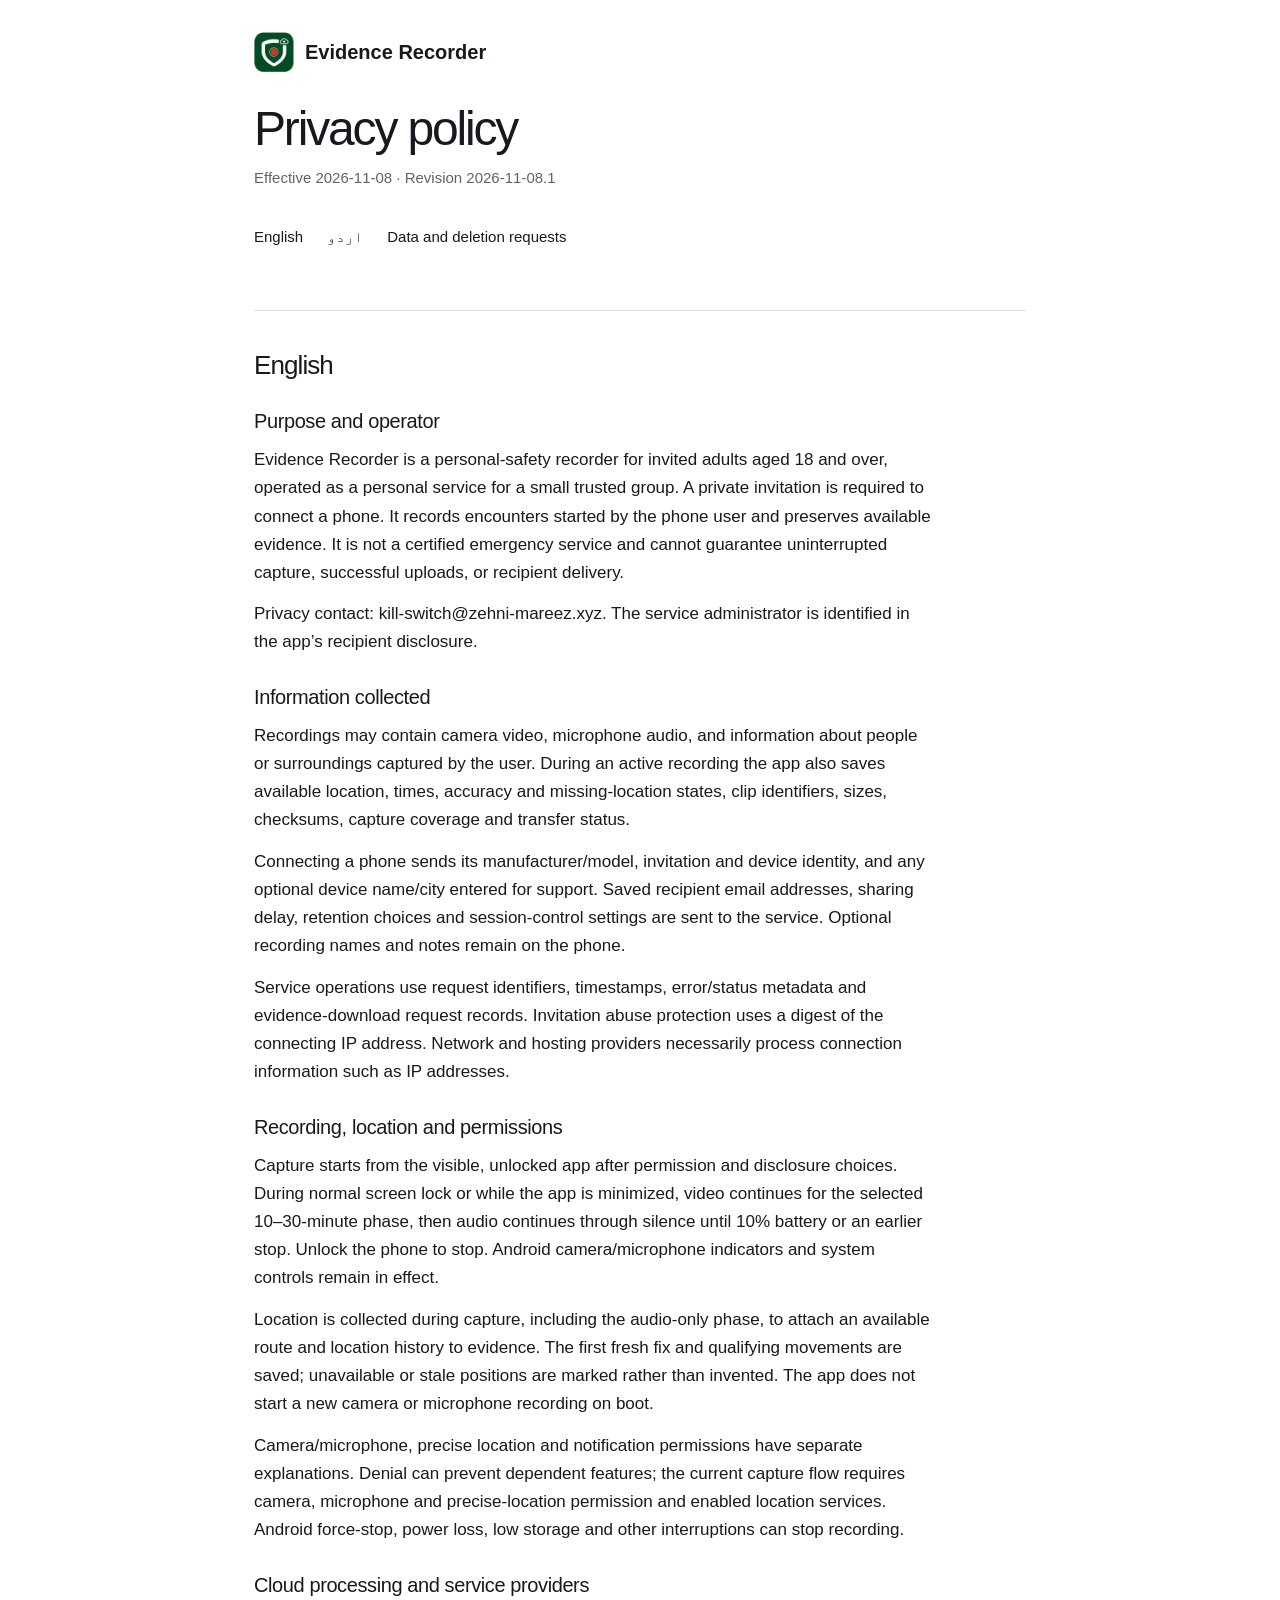
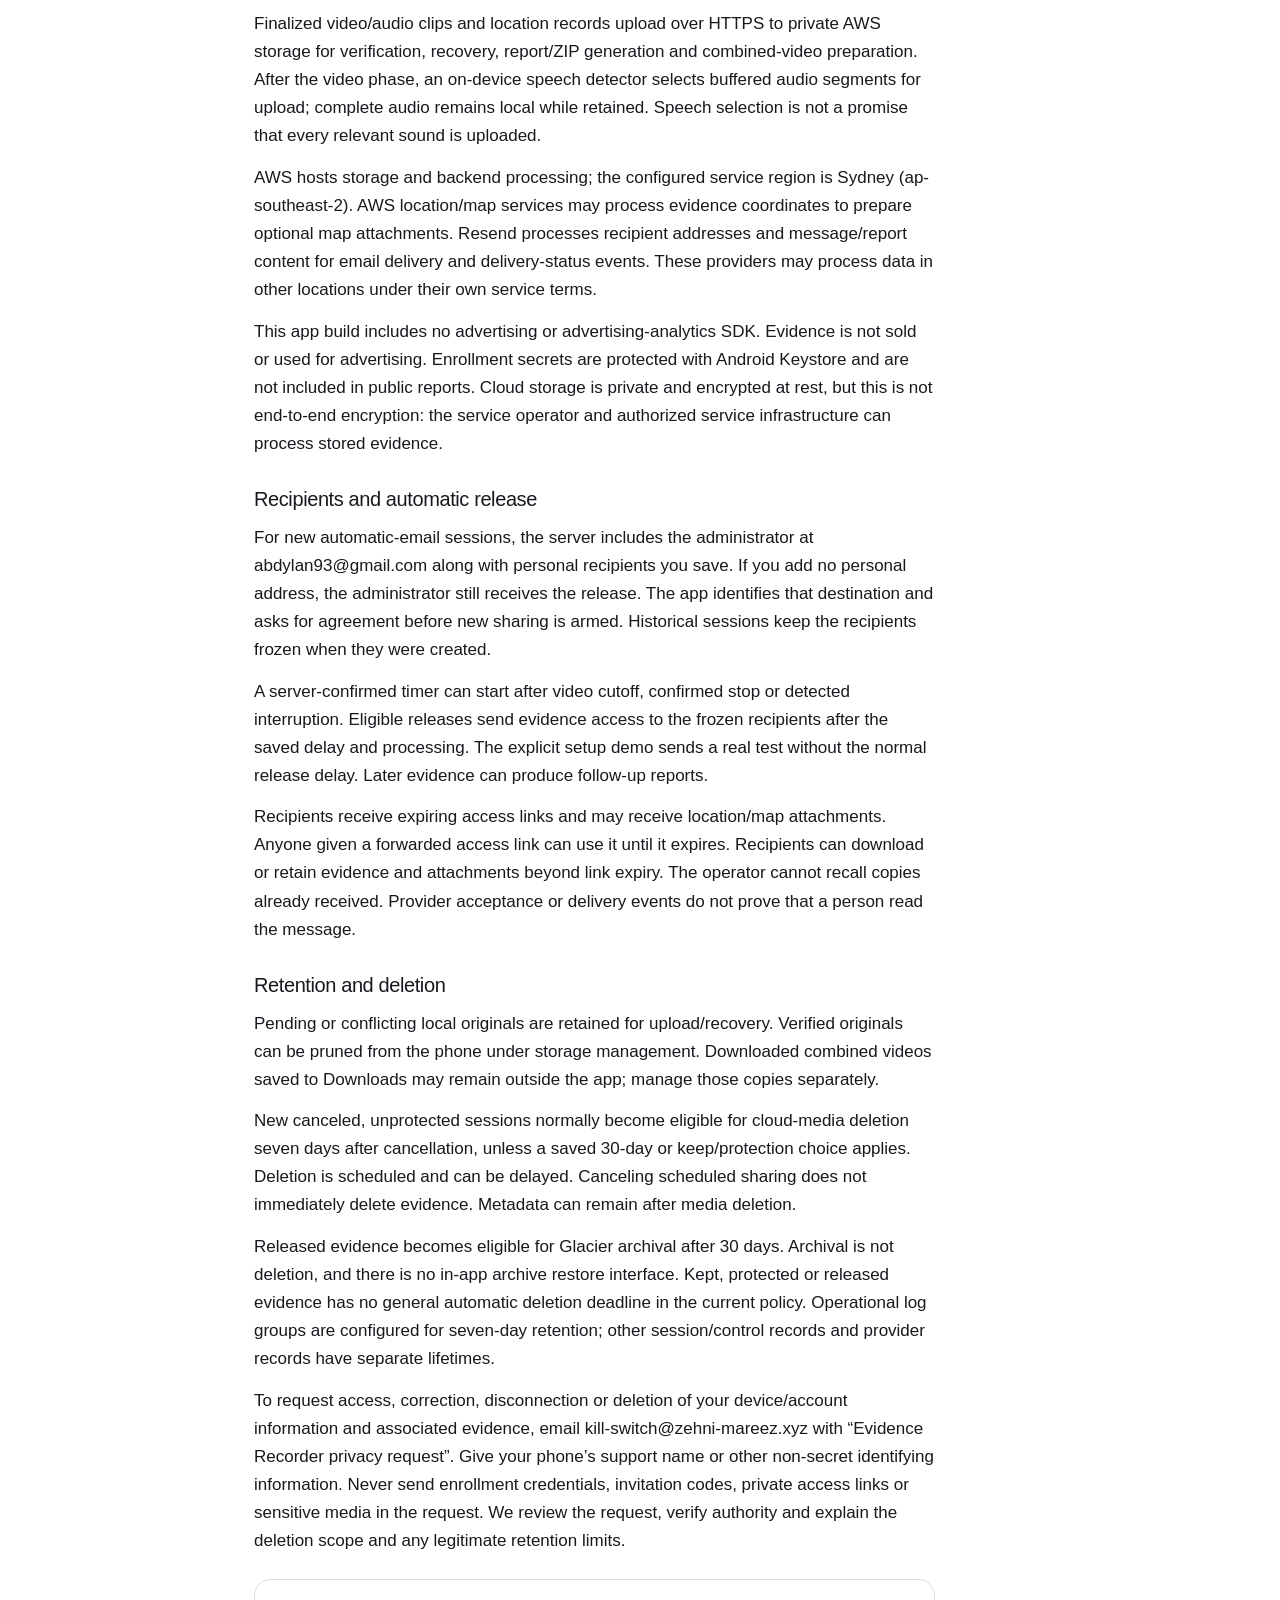
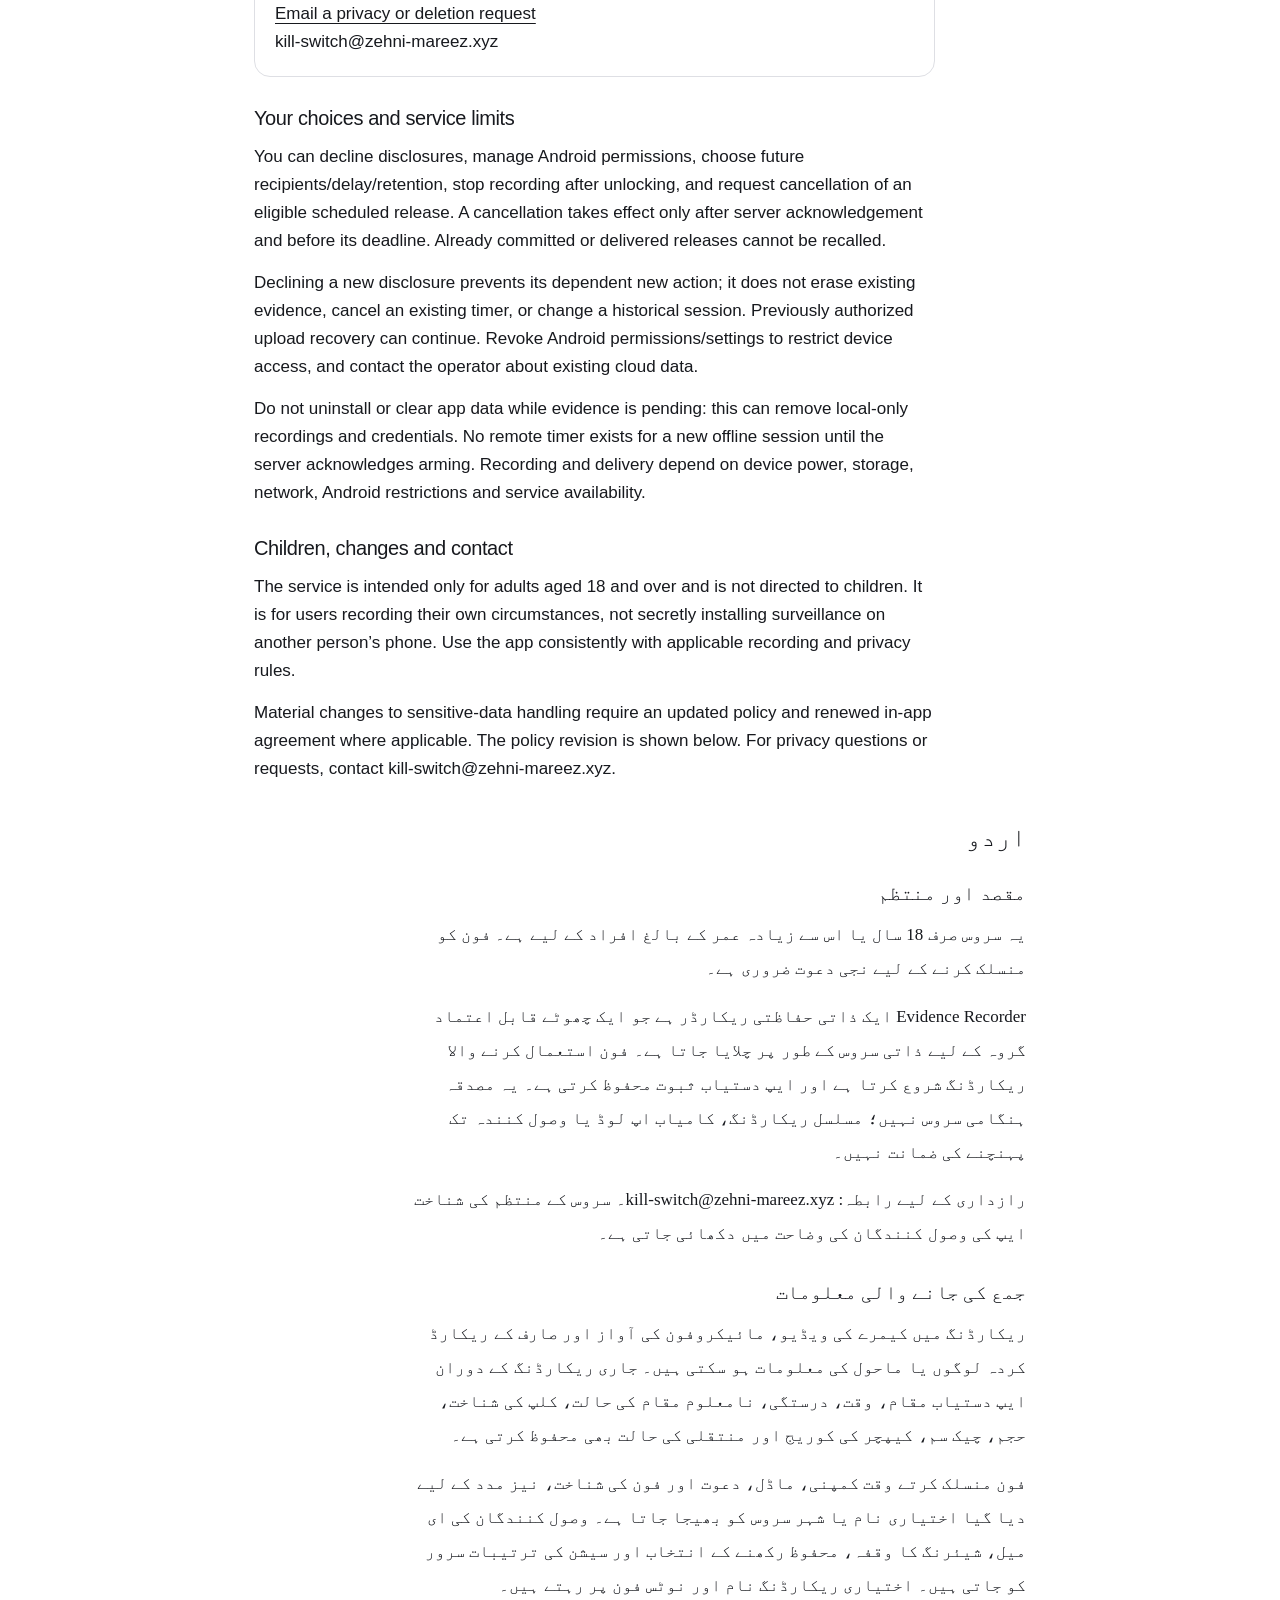
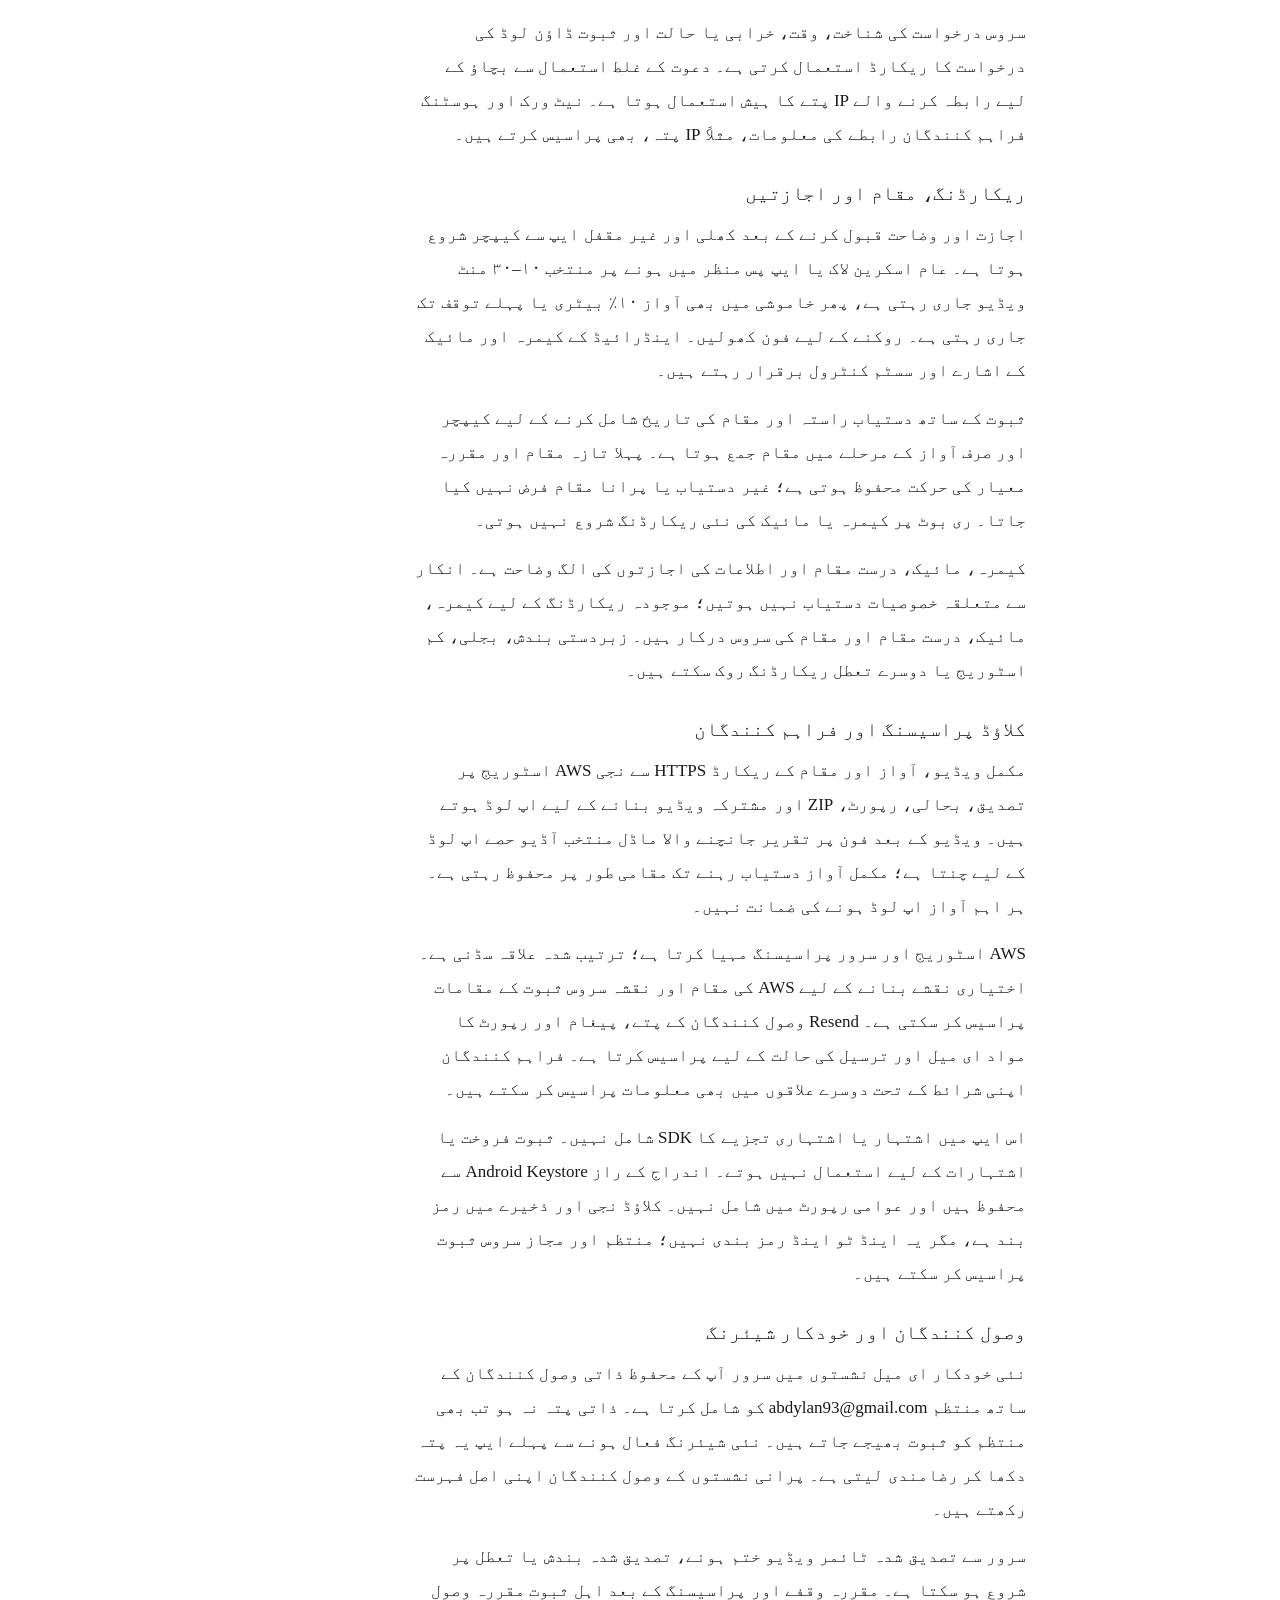
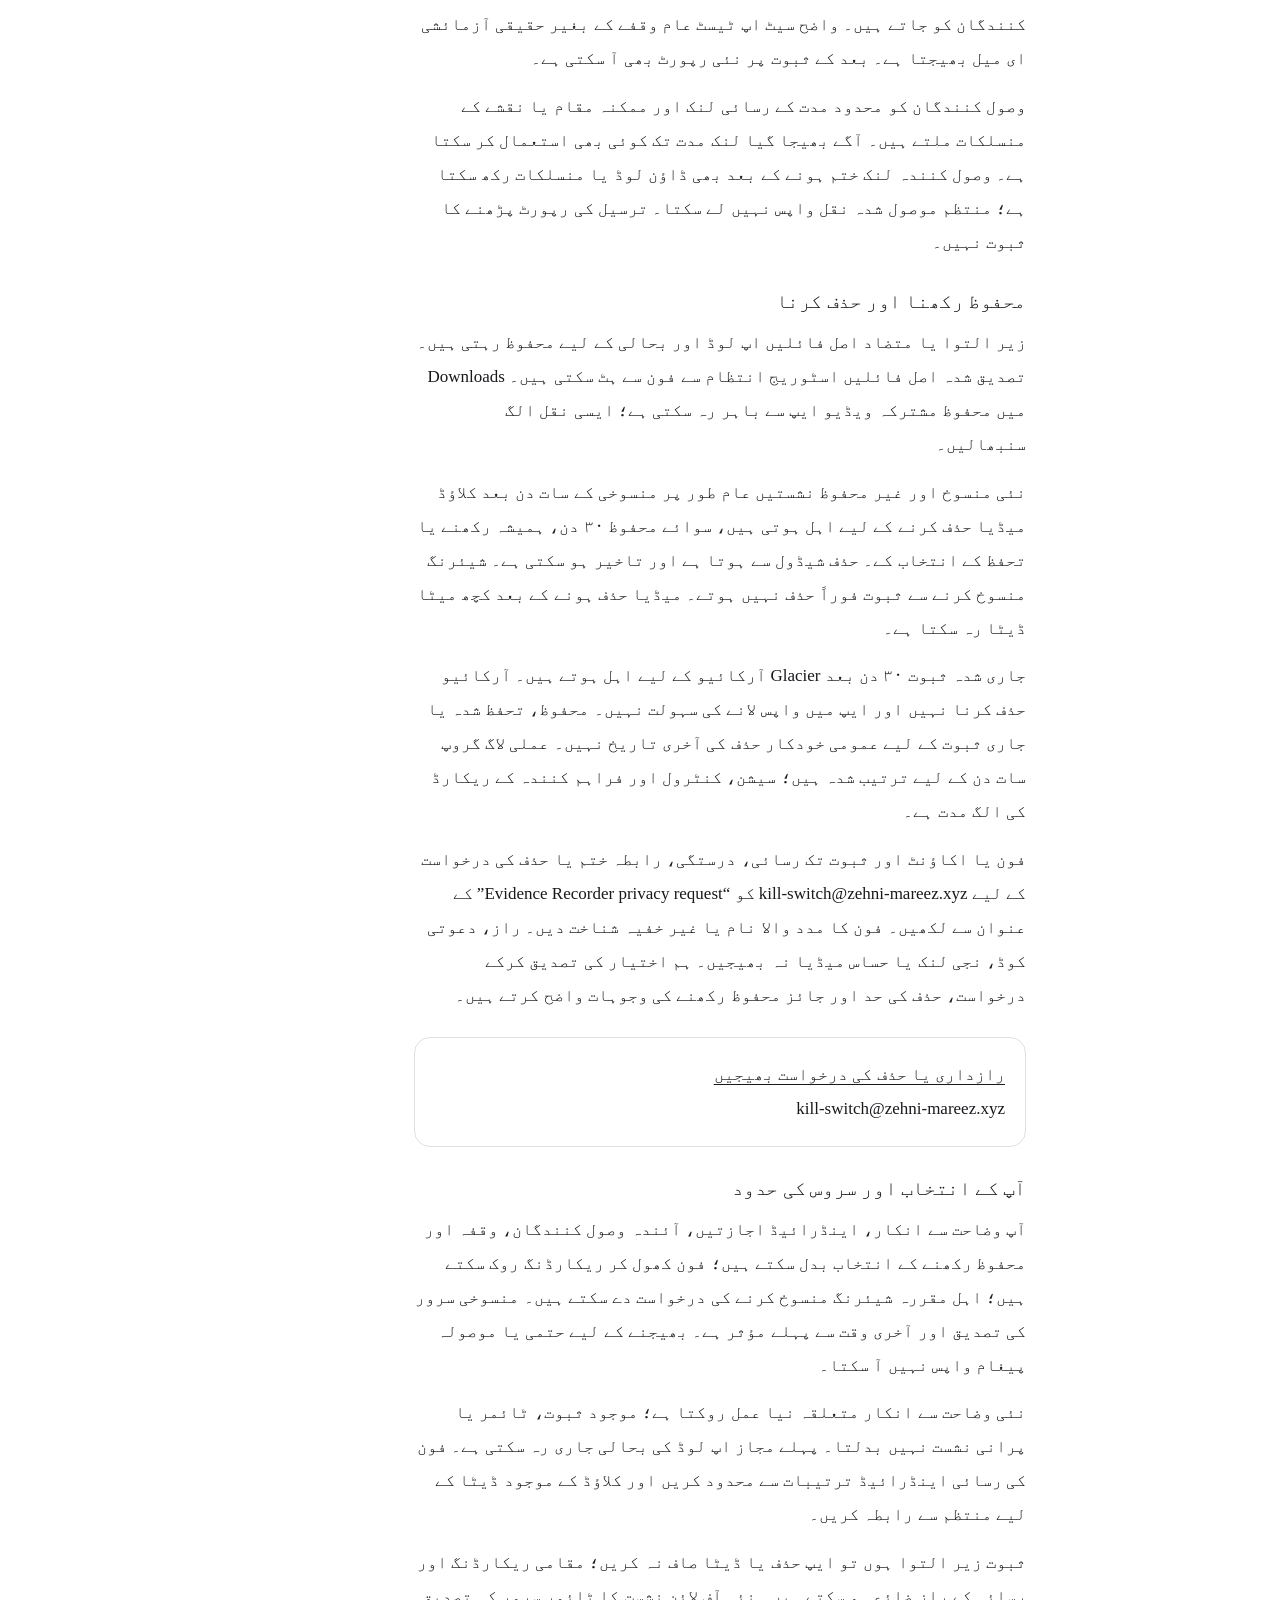
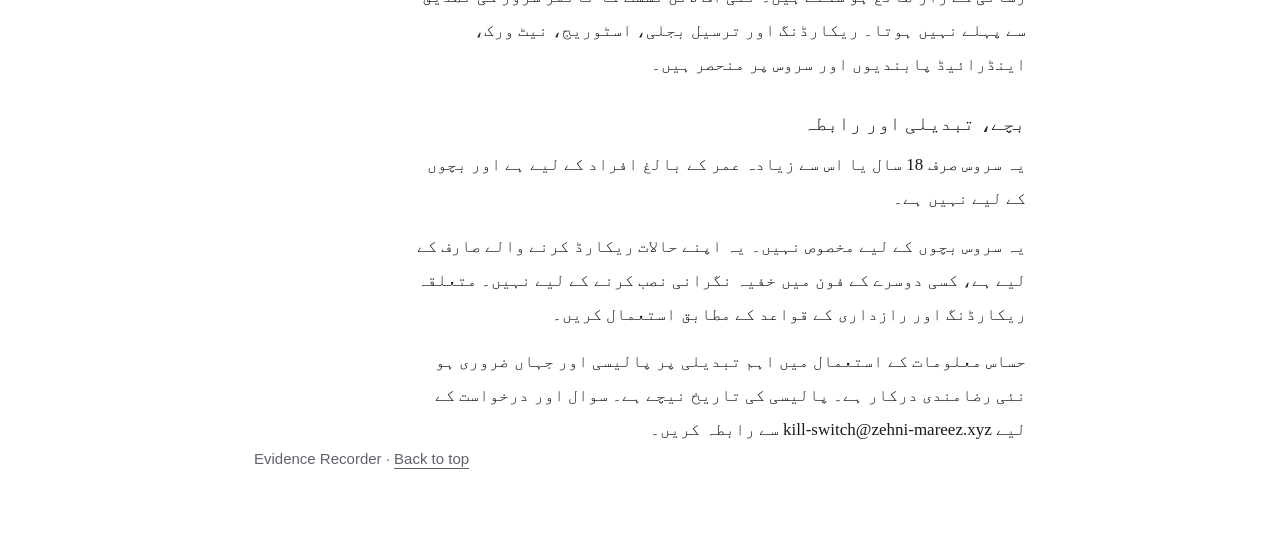
<file: privacy.html>
<!doctype html>
<html lang="en"><head><meta charset="utf-8"><meta name="viewport" content="width=device-width, initial-scale=1">
<meta name="description" content="Evidence Recorder privacy policy: recording, location, cloud backup, recipients and data requests.">
<title>Privacy policy — Evidence Recorder</title><link rel="icon" href="icon.png?v=shield-20261108" type="image/png"><link rel="stylesheet" href="styles.css">
<style>
.policy-page{max-width:820px;margin:auto;padding:32px 24px 64px}.policy-page header{border-bottom:1px solid var(--line);padding-bottom:24px}
.policy-page h1{font-size:clamp(32px,6vw,48px);margin:24px 0 12px}.policy-page h2{font-size:26px;margin:40px 0 16px}
.policy-page h3{font-size:20px;line-height:1.3;margin:28px 0 12px}.policy-page p{line-height:1.65;max-width:72ch}
.policy-page nav{display:flex;gap:24px;flex-wrap:wrap;margin:20px 0}.policy-page section{scroll-margin-top:24px}
.policy-meta{color:var(--muted);font-size:15px}.policy-contact{border:1px solid var(--line);border-radius:16px;padding:20px;margin:24px 0}
.policy-page [lang="ur"]{font-family:"Noto Nastaliq Urdu","Noto Naskh Arabic",serif;line-height:2}.policy-page [lang="ur"] p{line-height:2}
</style></head><body><main class="policy-page" id="main"><header><a class="wordmark" href="index.html"><img class="brand-mark" src="brand/logo-192.png" width="40" height="40" alt="">Evidence Recorder</a>
<h1>Privacy policy</h1>
<p class="policy-meta">Effective 2026-11-08 · Revision 2026-11-08.1</p>
<nav aria-label="Policy languages"><a href="#english">English</a><a href="#urdu" lang="ur" dir="rtl">اردو</a><a href="#deletion">Data and deletion requests</a></nav></header>
<article id="english" lang="en" dir="ltr"><h2>English</h2>
<section id="section-1"><h3>Purpose and operator</h3>
<p>Evidence Recorder is a personal-safety recorder for invited adults aged 18 and over, operated as a personal service for a small trusted group. A private invitation is required to connect a phone. It records encounters started by the phone user and preserves available evidence. It is not a certified emergency service and cannot guarantee uninterrupted capture, successful uploads, or recipient delivery.</p>
<p>Privacy contact: kill-switch@zehni-mareez.xyz. The service administrator is identified in the app’s recipient disclosure.</p>
</section>
<section id="section-2"><h3>Information collected</h3>
<p>Recordings may contain camera video, microphone audio, and information about people or surroundings captured by the user. During an active recording the app also saves available location, times, accuracy and missing-location states, clip identifiers, sizes, checksums, capture coverage and transfer status.</p>
<p>Connecting a phone sends its manufacturer/model, invitation and device identity, and any optional device name/city entered for support. Saved recipient email addresses, sharing delay, retention choices and session-control settings are sent to the service. Optional recording names and notes remain on the phone.</p>
<p>Service operations use request identifiers, timestamps, error/status metadata and evidence-download request records. Invitation abuse protection uses a digest of the connecting IP address. Network and hosting providers necessarily process connection information such as IP addresses.</p>
</section>
<section id="section-3"><h3>Recording, location and permissions</h3>
<p>Capture starts from the visible, unlocked app after permission and disclosure choices. During normal screen lock or while the app is minimized, video continues for the selected 10–30-minute phase, then audio continues through silence until 10% battery or an earlier stop. Unlock the phone to stop. Android camera/microphone indicators and system controls remain in effect.</p>
<p>Location is collected during capture, including the audio-only phase, to attach an available route and location history to evidence. The first fresh fix and qualifying movements are saved; unavailable or stale positions are marked rather than invented. The app does not start a new camera or microphone recording on boot.</p>
<p>Camera/microphone, precise location and notification permissions have separate explanations. Denial can prevent dependent features; the current capture flow requires camera, microphone and precise-location permission and enabled location services. Android force-stop, power loss, low storage and other interruptions can stop recording.</p>
</section>
<section id="section-4"><h3>Cloud processing and service providers</h3>
<p>Finalized video/audio clips and location records upload over HTTPS to private AWS storage for verification, recovery, report/ZIP generation and combined-video preparation. After the video phase, an on-device speech detector selects buffered audio segments for upload; complete audio remains local while retained. Speech selection is not a promise that every relevant sound is uploaded.</p>
<p>AWS hosts storage and backend processing; the configured service region is Sydney (ap-southeast-2). AWS location/map services may process evidence coordinates to prepare optional map attachments. Resend processes recipient addresses and message/report content for email delivery and delivery-status events. These providers may process data in other locations under their own service terms.</p>
<p>This app build includes no advertising or advertising-analytics SDK. Evidence is not sold or used for advertising. Enrollment secrets are protected with Android Keystore and are not included in public reports. Cloud storage is private and encrypted at rest, but this is not end-to-end encryption: the service operator and authorized service infrastructure can process stored evidence.</p>
</section>
<section id="section-5"><h3>Recipients and automatic release</h3>
<p>For new automatic-email sessions, the server includes the administrator at abdylan93@gmail.com along with personal recipients you save. If you add no personal address, the administrator still receives the release. The app identifies that destination and asks for agreement before new sharing is armed. Historical sessions keep the recipients frozen when they were created.</p>
<p>A server-confirmed timer can start after video cutoff, confirmed stop or detected interruption. Eligible releases send evidence access to the frozen recipients after the saved delay and processing. The explicit setup demo sends a real test without the normal release delay. Later evidence can produce follow-up reports.</p>
<p>Recipients receive expiring access links and may receive location/map attachments. Anyone given a forwarded access link can use it until it expires. Recipients can download or retain evidence and attachments beyond link expiry. The operator cannot recall copies already received. Provider acceptance or delivery events do not prove that a person read the message.</p>
</section>
<section id="deletion"><h3>Retention and deletion</h3>
<p>Pending or conflicting local originals are retained for upload/recovery. Verified originals can be pruned from the phone under storage management. Downloaded combined videos saved to Downloads may remain outside the app; manage those copies separately.</p>
<p>New canceled, unprotected sessions normally become eligible for cloud-media deletion seven days after cancellation, unless a saved 30-day or keep/protection choice applies. Deletion is scheduled and can be delayed. Canceling scheduled sharing does not immediately delete evidence. Metadata can remain after media deletion.</p>
<p>Released evidence becomes eligible for Glacier archival after 30 days. Archival is not deletion, and there is no in-app archive restore interface. Kept, protected or released evidence has no general automatic deletion deadline in the current policy. Operational log groups are configured for seven-day retention; other session/control records and provider records have separate lifetimes.</p>
<p>To request access, correction, disconnection or deletion of your device/account information and associated evidence, email kill-switch@zehni-mareez.xyz with “Evidence Recorder privacy request”. Give your phone’s support name or other non-secret identifying information. Never send enrollment credentials, invitation codes, private access links or sensitive media in the request. We review the request, verify authority and explain the deletion scope and any legitimate retention limits.</p>
<p class="policy-contact"><a href="mailto:kill-switch@zehni-mareez.xyz?subject=Evidence%20Recorder%20privacy%20request">Email a privacy or deletion request</a><br><span dir="ltr">kill-switch@zehni-mareez.xyz</span></p>
</section>
<section id="section-7"><h3>Your choices and service limits</h3>
<p>You can decline disclosures, manage Android permissions, choose future recipients/delay/retention, stop recording after unlocking, and request cancellation of an eligible scheduled release. A cancellation takes effect only after server acknowledgement and before its deadline. Already committed or delivered releases cannot be recalled.</p>
<p>Declining a new disclosure prevents its dependent new action; it does not erase existing evidence, cancel an existing timer, or change a historical session. Previously authorized upload recovery can continue. Revoke Android permissions/settings to restrict device access, and contact the operator about existing cloud data.</p>
<p>Do not uninstall or clear app data while evidence is pending: this can remove local-only recordings and credentials. No remote timer exists for a new offline session until the server acknowledges arming. Recording and delivery depend on device power, storage, network, Android restrictions and service availability.</p>
</section>
<section id="section-8"><h3>Children, changes and contact</h3>
<p>The service is intended only for adults aged 18 and over and is not directed to children. It is for users recording their own circumstances, not secretly installing surveillance on another person’s phone. Use the app consistently with applicable recording and privacy rules.</p>
<p>Material changes to sensitive-data handling require an updated policy and renewed in-app agreement where applicable. The policy revision is shown below. For privacy questions or requests, contact kill-switch@zehni-mareez.xyz.</p>
</section>
</article>
<article id="urdu" lang="ur" dir="rtl"><h2>اردو</h2>
<section id="ur-section-1"><h3>مقصد اور منتظم</h3>
<p>یہ سروس صرف 18 سال یا اس سے زیادہ عمر کے بالغ افراد کے لیے ہے۔ فون کو منسلک کرنے کے لیے نجی دعوت ضروری ہے۔</p>
<p>Evidence Recorder ایک ذاتی حفاظتی ریکارڈر ہے جو ایک چھوٹے قابل اعتماد گروہ کے لیے ذاتی سروس کے طور پر چلایا جاتا ہے۔ فون استعمال کرنے والا ریکارڈنگ شروع کرتا ہے اور ایپ دستیاب ثبوت محفوظ کرتی ہے۔ یہ مصدقہ ہنگامی سروس نہیں؛ مسلسل ریکارڈنگ، کامیاب اپ لوڈ یا وصول کنندہ تک پہنچنے کی ضمانت نہیں۔</p>
<p>رازداری کے لیے رابطہ: kill-switch@zehni-mareez.xyz۔ سروس کے منتظم کی شناخت ایپ کی وصول کنندگان کی وضاحت میں دکھائی جاتی ہے۔</p>
</section>
<section id="ur-section-2"><h3>جمع کی جانے والی معلومات</h3>
<p>ریکارڈنگ میں کیمرے کی ویڈیو، مائیکروفون کی آواز اور صارف کے ریکارڈ کردہ لوگوں یا ماحول کی معلومات ہو سکتی ہیں۔ جاری ریکارڈنگ کے دوران ایپ دستیاب مقام، وقت، درستگی، نامعلوم مقام کی حالت، کلپ کی شناخت، حجم، چیک سم، کیپچر کی کوریج اور منتقلی کی حالت بھی محفوظ کرتی ہے۔</p>
<p>فون منسلک کرتے وقت کمپنی، ماڈل، دعوت اور فون کی شناخت، نیز مدد کے لیے دیا گیا اختیاری نام یا شہر سروس کو بھیجا جاتا ہے۔ وصول کنندگان کی ای میل، شیئرنگ کا وقفہ، محفوظ رکھنے کے انتخاب اور سیشن کی ترتیبات سرور کو جاتی ہیں۔ اختیاری ریکارڈنگ نام اور نوٹس فون پر رہتے ہیں۔</p>
<p>سروس درخواست کی شناخت، وقت، خرابی یا حالت اور ثبوت ڈاؤن لوڈ کی درخواست کا ریکارڈ استعمال کرتی ہے۔ دعوت کے غلط استعمال سے بچاؤ کے لیے رابطہ کرنے والے IP پتے کا ہیش استعمال ہوتا ہے۔ نیٹ ورک اور ہوسٹنگ فراہم کنندگان رابطے کی معلومات، مثلاً IP پتہ، بھی پراسیس کرتے ہیں۔</p>
</section>
<section id="ur-section-3"><h3>ریکارڈنگ، مقام اور اجازتیں</h3>
<p>اجازت اور وضاحت قبول کرنے کے بعد کھلی اور غیر مقفل ایپ سے کیپچر شروع ہوتا ہے۔ عام اسکرین لاک یا ایپ پس منظر میں ہونے پر منتخب ۱۰–۳۰ منٹ ویڈیو جاری رہتی ہے، پھر خاموشی میں بھی آواز ۱۰٪ بیٹری یا پہلے توقف تک جاری رہتی ہے۔ روکنے کے لیے فون کھولیں۔ اینڈرائیڈ کے کیمرہ اور مائیک کے اشارے اور سسٹم کنٹرول برقرار رہتے ہیں۔</p>
<p>ثبوت کے ساتھ دستیاب راستہ اور مقام کی تاریخ شامل کرنے کے لیے کیپچر اور صرف آواز کے مرحلے میں مقام جمع ہوتا ہے۔ پہلا تازہ مقام اور مقررہ معیار کی حرکت محفوظ ہوتی ہے؛ غیر دستیاب یا پرانا مقام فرض نہیں کیا جاتا۔ ری بوٹ پر کیمرہ یا مائیک کی نئی ریکارڈنگ شروع نہیں ہوتی۔</p>
<p>کیمرہ، مائیک، درست مقام اور اطلاعات کی اجازتوں کی الگ وضاحت ہے۔ انکار سے متعلقہ خصوصیات دستیاب نہیں ہوتیں؛ موجودہ ریکارڈنگ کے لیے کیمرہ، مائیک، درست مقام اور مقام کی سروس درکار ہیں۔ زبردستی بندش، بجلی، کم اسٹوریج یا دوسرے تعطل ریکارڈنگ روک سکتے ہیں۔</p>
</section>
<section id="ur-section-4"><h3>کلاؤڈ پراسیسنگ اور فراہم کنندگان</h3>
<p>مکمل ویڈیو، آواز اور مقام کے ریکارڈ HTTPS سے نجی AWS اسٹوریج پر تصدیق، بحالی، رپورٹ، ZIP اور مشترکہ ویڈیو بنانے کے لیے اپ لوڈ ہوتے ہیں۔ ویڈیو کے بعد فون پر تقریر جانچنے والا ماڈل منتخب آڈیو حصے اپ لوڈ کے لیے چنتا ہے؛ مکمل آواز دستیاب رہنے تک مقامی طور پر محفوظ رہتی ہے۔ ہر اہم آواز اپ لوڈ ہونے کی ضمانت نہیں۔</p>
<p>AWS اسٹوریج اور سرور پراسیسنگ مہیا کرتا ہے؛ ترتیب شدہ علاقہ سڈنی ہے۔ اختیاری نقشے بنانے کے لیے AWS کی مقام اور نقشہ سروس ثبوت کے مقامات پراسیس کر سکتی ہے۔ Resend وصول کنندگان کے پتے، پیغام اور رپورٹ کا مواد ای میل اور ترسیل کی حالت کے لیے پراسیس کرتا ہے۔ فراہم کنندگان اپنی شرائط کے تحت دوسرے علاقوں میں بھی معلومات پراسیس کر سکتے ہیں۔</p>
<p>اس ایپ میں اشتہار یا اشتہاری تجزیے کا SDK شامل نہیں۔ ثبوت فروخت یا اشتہارات کے لیے استعمال نہیں ہوتے۔ اندراج کے راز Android Keystore سے محفوظ ہیں اور عوامی رپورٹ میں شامل نہیں۔ کلاؤڈ نجی اور ذخیرے میں رمز بند ہے، مگر یہ اینڈ ٹو اینڈ رمز بندی نہیں؛ منتظم اور مجاز سروس ثبوت پراسیس کر سکتے ہیں۔</p>
</section>
<section id="ur-section-5"><h3>وصول کنندگان اور خودکار شیئرنگ</h3>
<p>نئی خودکار ای میل نشستوں میں سرور آپ کے محفوظ ذاتی وصول کنندگان کے ساتھ منتظم abdylan93@gmail.com کو شامل کرتا ہے۔ ذاتی پتہ نہ ہو تب بھی منتظم کو ثبوت بھیجے جاتے ہیں۔ نئی شیئرنگ فعال ہونے سے پہلے ایپ یہ پتہ دکھا کر رضامندی لیتی ہے۔ پرانی نشستوں کے وصول کنندگان اپنی اصل فہرست رکھتے ہیں۔</p>
<p>سرور سے تصدیق شدہ ٹائمر ویڈیو ختم ہونے، تصدیق شدہ بندش یا تعطل پر شروع ہو سکتا ہے۔ مقررہ وقفے اور پراسیسنگ کے بعد اہل ثبوت مقررہ وصول کنندگان کو جاتے ہیں۔ واضح سیٹ اپ ٹیسٹ عام وقفے کے بغیر حقیقی آزمائشی ای میل بھیجتا ہے۔ بعد کے ثبوت پر نئی رپورٹ بھی آ سکتی ہے۔</p>
<p>وصول کنندگان کو محدود مدت کے رسائی لنک اور ممکنہ مقام یا نقشے کے منسلکات ملتے ہیں۔ آگے بھیجا گیا لنک مدت تک کوئی بھی استعمال کر سکتا ہے۔ وصول کنندہ لنک ختم ہونے کے بعد بھی ڈاؤن لوڈ یا منسلکات رکھ سکتا ہے؛ منتظم موصول شدہ نقل واپس نہیں لے سکتا۔ ترسیل کی رپورٹ پڑھنے کا ثبوت نہیں۔</p>
</section>
<section id="ur-deletion"><h3>محفوظ رکھنا اور حذف کرنا</h3>
<p>زیر التوا یا متضاد اصل فائلیں اپ لوڈ اور بحالی کے لیے محفوظ رہتی ہیں۔ تصدیق شدہ اصل فائلیں اسٹوریج انتظام سے فون سے ہٹ سکتی ہیں۔ Downloads میں محفوظ مشترکہ ویڈیو ایپ سے باہر رہ سکتی ہے؛ ایسی نقل الگ سنبھالیں۔</p>
<p>نئی منسوخ اور غیر محفوظ نشستیں عام طور پر منسوخی کے سات دن بعد کلاؤڈ میڈیا حذف کرنے کے لیے اہل ہوتی ہیں، سوائے محفوظ ۳۰ دن، ہمیشہ رکھنے یا تحفظ کے انتخاب کے۔ حذف شیڈول سے ہوتا ہے اور تاخیر ہو سکتی ہے۔ شیئرنگ منسوخ کرنے سے ثبوت فوراً حذف نہیں ہوتے۔ میڈیا حذف ہونے کے بعد کچھ میٹا ڈیٹا رہ سکتا ہے۔</p>
<p>جاری شدہ ثبوت ۳۰ دن بعد Glacier آرکائیو کے لیے اہل ہوتے ہیں۔ آرکائیو حذف کرنا نہیں اور ایپ میں واپس لانے کی سہولت نہیں۔ محفوظ، تحفظ شدہ یا جاری ثبوت کے لیے عمومی خودکار حذف کی آخری تاریخ نہیں۔ عملی لاگ گروپ سات دن کے لیے ترتیب شدہ ہیں؛ سیشن، کنٹرول اور فراہم کنندہ کے ریکارڈ کی الگ مدت ہے۔</p>
<p>فون یا اکاؤنٹ اور ثبوت تک رسائی، درستگی، رابطہ ختم یا حذف کی درخواست کے لیے kill-switch@zehni-mareez.xyz کو “Evidence Recorder privacy request” کے عنوان سے لکھیں۔ فون کا مدد والا نام یا غیر خفیہ شناخت دیں۔ راز، دعوتی کوڈ، نجی لنک یا حساس میڈیا نہ بھیجیں۔ ہم اختیار کی تصدیق کرکے درخواست، حذف کی حد اور جائز محفوظ رکھنے کی وجوہات واضح کرتے ہیں۔</p>
<p class="policy-contact"><a href="mailto:kill-switch@zehni-mareez.xyz?subject=Evidence%20Recorder%20privacy%20request">رازداری یا حذف کی درخواست بھیجیں</a><br><span dir="ltr">kill-switch@zehni-mareez.xyz</span></p>
</section>
<section id="ur-section-7"><h3>آپ کے انتخاب اور سروس کی حدود</h3>
<p>آپ وضاحت سے انکار، اینڈرائیڈ اجازتیں، آئندہ وصول کنندگان، وقفہ اور محفوظ رکھنے کے انتخاب بدل سکتے ہیں؛ فون کھول کر ریکارڈنگ روک سکتے ہیں؛ اہل مقررہ شیئرنگ منسوخ کرنے کی درخواست دے سکتے ہیں۔ منسوخی سرور کی تصدیق اور آخری وقت سے پہلے مؤثر ہے۔ بھیجنے کے لیے حتمی یا موصولہ پیغام واپس نہیں آ سکتا۔</p>
<p>نئی وضاحت سے انکار متعلقہ نیا عمل روکتا ہے؛ موجود ثبوت، ٹائمر یا پرانی نشست نہیں بدلتا۔ پہلے مجاز اپ لوڈ کی بحالی جاری رہ سکتی ہے۔ فون کی رسائی اینڈرائیڈ ترتیبات سے محدود کریں اور کلاؤڈ کے موجود ڈیٹا کے لیے منتظم سے رابطہ کریں۔</p>
<p>ثبوت زیر التوا ہوں تو ایپ حذف یا ڈیٹا صاف نہ کریں؛ مقامی ریکارڈنگ اور رسائی کے راز ضائع ہو سکتے ہیں۔ نئی آف لائن نشست کا ٹائمر سرور کی تصدیق سے پہلے نہیں ہوتا۔ ریکارڈنگ اور ترسیل بجلی، اسٹوریج، نیٹ ورک، اینڈرائیڈ پابندیوں اور سروس پر منحصر ہیں۔</p>
</section>
<section id="ur-section-8"><h3>بچے، تبدیلی اور رابطہ</h3>
<p>یہ سروس صرف 18 سال یا اس سے زیادہ عمر کے بالغ افراد کے لیے ہے اور بچوں کے لیے نہیں ہے۔</p>
<p>یہ سروس بچوں کے لیے مخصوص نہیں۔ یہ اپنے حالات ریکارڈ کرنے والے صارف کے لیے ہے، کسی دوسرے کے فون میں خفیہ نگرانی نصب کرنے کے لیے نہیں۔ متعلقہ ریکارڈنگ اور رازداری کے قواعد کے مطابق استعمال کریں۔</p>
<p>حساس معلومات کے استعمال میں اہم تبدیلی پر پالیسی اور جہاں ضروری ہو نئی رضامندی درکار ہے۔ پالیسی کی تاریخ نیچے ہے۔ سوال اور درخواست کے لیے kill-switch@zehni-mareez.xyz سے رابطہ کریں۔</p>
</section>
</article>
<footer><p class="policy-meta">Evidence Recorder · <a href="#main">Back to top</a></p></footer></main></body></html>
</file>
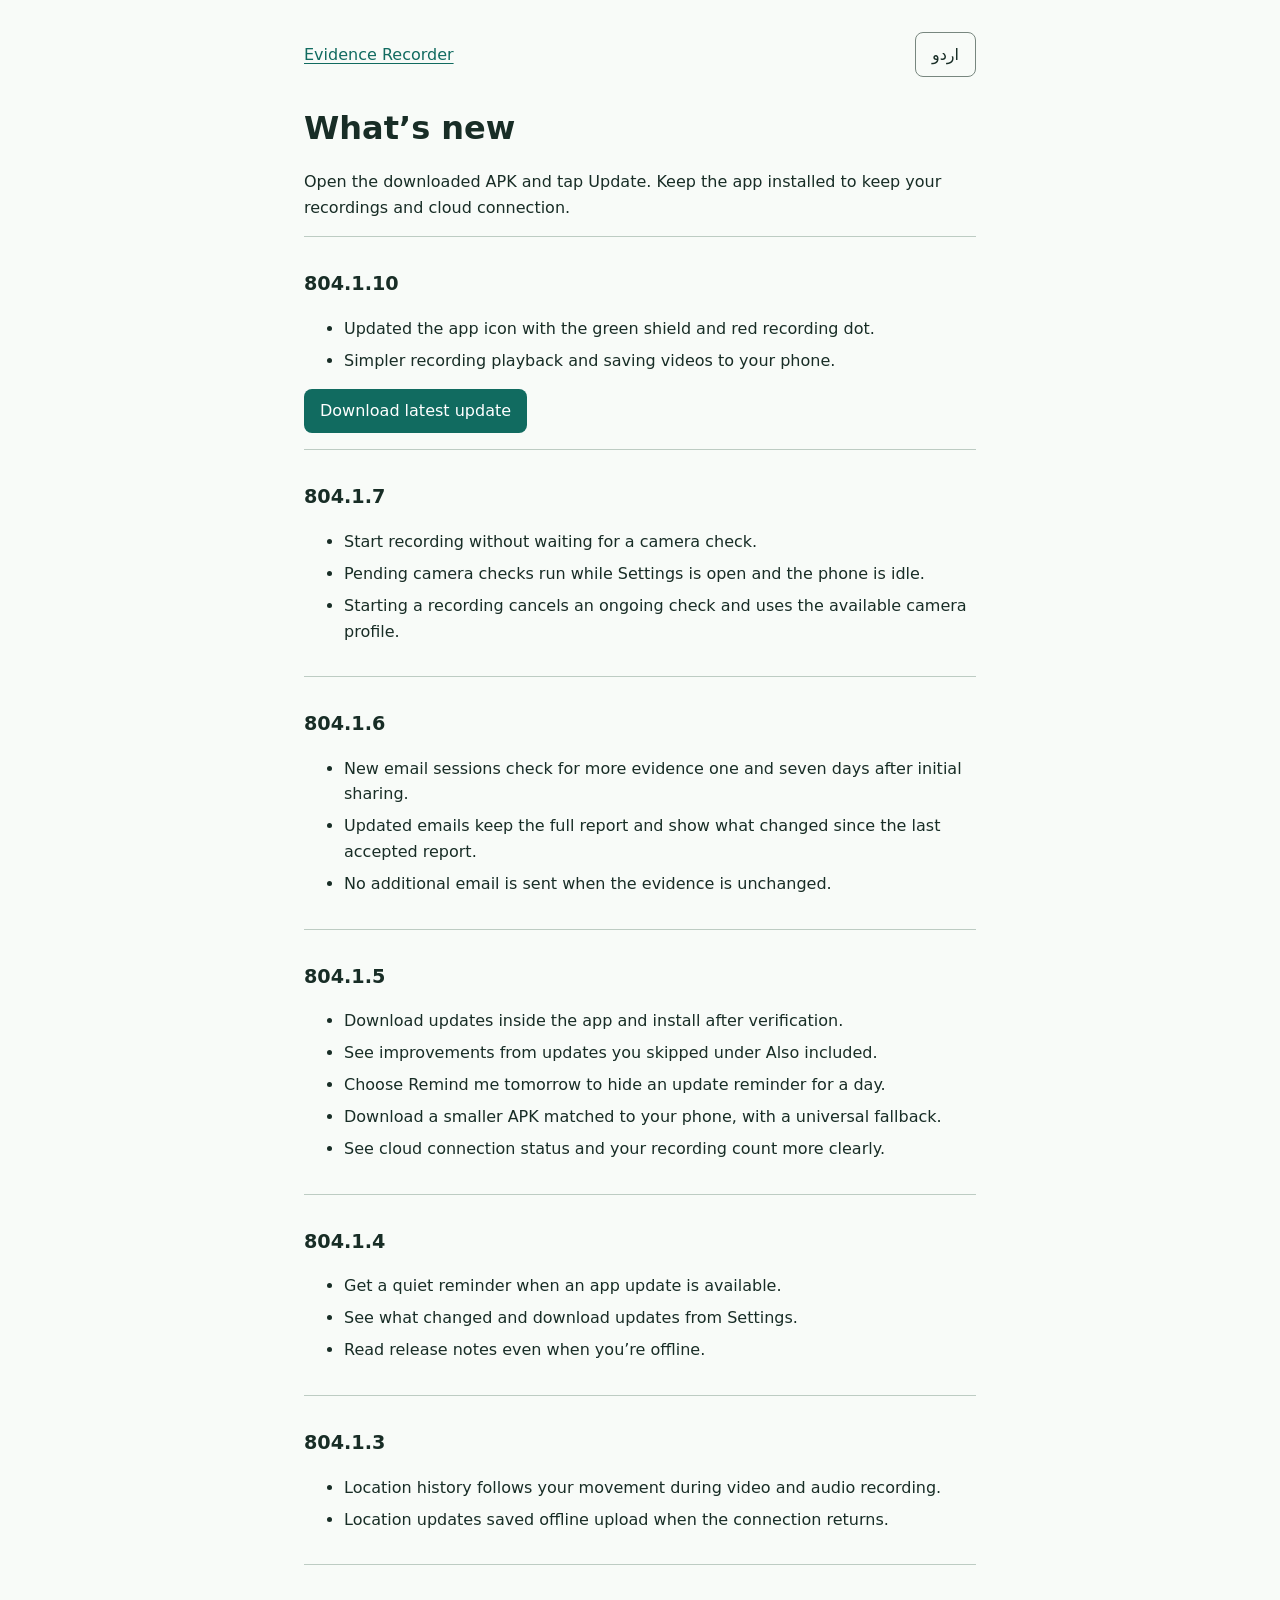
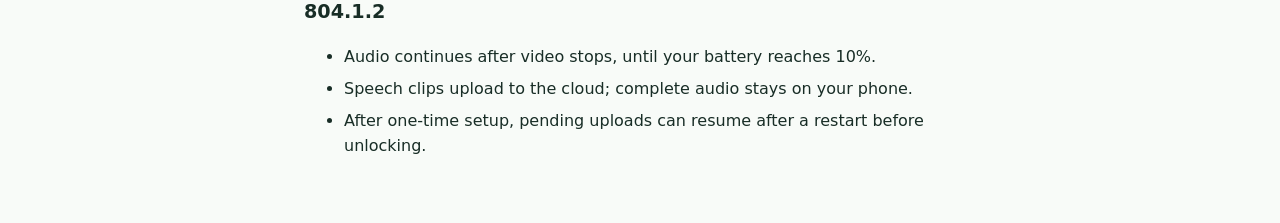
<file: updates.html>
<!doctype html>
<html lang="en">
<head>
  <meta charset="utf-8">
  <meta name="viewport" content="width=device-width, initial-scale=1">
  <meta name="color-scheme" content="light dark">
  <title>What’s new · Evidence Recorder</title>
  <style>
    :root { font-family: system-ui, sans-serif; color: #182d26; background: #f8fbf8; line-height: 1.6; }
    body { max-width: 42rem; margin: auto; padding: 2rem 1.25rem; }
    header { display: flex; justify-content: space-between; align-items: center; gap: 1rem; }
    h1 { font-size: 2rem; line-height: 1.2; margin-top: 2rem; } h2 { font-size: 1.2rem; }
    article { padding: 1rem 0; border-top: 1px solid #bdccc3; }
    a { color: #116b60; text-underline-offset: .2em; } button, .download { min-height: 44px; padding: .55rem 1rem; border-radius: .5rem; font: inherit; }
    button { background: transparent; color: inherit; border: 1px solid #78877f; cursor: pointer; }
    .download { display: inline-block; background: #116b60; color: white; text-decoration: none; box-sizing: border-box; }
    :focus-visible { outline: 3px solid #a66e00; outline-offset: 4px; } li { margin-block: .4rem; }
    @media (prefers-color-scheme: dark) { :root { color: #eee9dd; background: #1c1c19; } a { color: #ded0b5; } article { border-color: #49463b; } .download { background: #ded0b5; color: #373023; } }
  </style>
  <script src="updates.js" defer></script>
</head>
<body>
  <header><a href="./" id="home">Evidence Recorder</a><button id="language" type="button">اردو</button></header>
  <main>
    <h1 id="title">What’s new</h1>
    <p id="instruction">Open the downloaded APK and tap Update. Keep the app installed to keep your recordings and cloud connection.</p>
    <p id="status" role="status">Loading updates…</p>
    <div id="releases"></div>
    <noscript><p>Enable JavaScript to read release notes, or return to the download page.</p></noscript>
  </main>
</body>
</html>
</file>
<file: styles.css>
:root {
  color-scheme: light;
  --paper: #fff;
  --surface: #f7f7f8;
  --ink: #17191e;
  --muted: #60636c;
  --accent: #01411c;
  --line: #dedfe4;
  font-family: "Helvetica Neue", Helvetica, Arial, sans-serif;
  font-size: 17px;
  line-height: 1.45;
  font-kerning: normal;
  text-rendering: optimizeLegibility;
  -webkit-font-smoothing: antialiased;
  font-feature-settings: "kern" 1;
  color: var(--ink);
  background: var(--paper);
}
* { box-sizing: border-box; }
html { scroll-behavior: smooth; scroll-padding-top: calc(var(--header-height, 97px) + 12px); }
body { margin: 0; }
.home-page { padding-top: var(--header-height, 97px); }
a { color: inherit; text-underline-offset: 4px; text-decoration-thickness: 1px; }
button, input { font: inherit; }
svg { display: block; flex-shrink: 0; }
svg:not(.scene-lines):not(.lens-diagram) { stroke: currentColor; stroke-width: 1.6; fill: none; stroke-linecap: round; stroke-linejoin: round; }
p { margin: 0 0 .8em; }
p:last-child { margin-bottom: 0; }
h1, h2, h3 { margin: 0; font-weight: 500; hyphens: none; text-wrap: balance; }
h1 { font-size: clamp(44px, 5.2vw, 73px); line-height: 1.04; letter-spacing: -.045em; }
h2 { font-size: clamp(32px, 3.35vw, 46px); line-height: 1.12; letter-spacing: -.035em; }
h3 { font-size: 20px; line-height: 1.25; letter-spacing: -.02em; }
:focus-visible { outline: 3px solid var(--accent); outline-offset: 5px; }
[hidden] { display: none !important; }
.wrap { width: min(1184px, calc(100% - 80px)); margin-inline: auto; }
.skip-link { position: absolute; left: 16px; top: -80px; padding: 12px 18px; background: var(--paper); z-index: 60; }
.skip-link:focus { top: 12px; }
.site-header { position: fixed; inset: 0 0 auto; z-index: 40; background: rgba(255, 255, 255, .97); border-bottom: 1px solid var(--line); }
.header-inner { display: flex; align-items: center; justify-content: space-between; min-height: 96px; gap: 24px; }
.wordmark { display: inline-flex; align-items: center; gap: 11px; font-size: 20px; font-weight: 600; text-decoration: none; white-space: nowrap; flex: none; }
.brand-mark { display: block; flex-shrink: 0; object-fit: contain; }
nav { display: flex; align-items: center; gap: 26px; font-size: 15px; min-width: 0; overflow-x: auto; overscroll-behavior-x: contain; scrollbar-width: none; }
nav::-webkit-scrollbar { display: none; }
nav a { flex: none; text-decoration: none; padding-block: 12px; white-space: nowrap; border-bottom: 2px solid transparent; }
nav a:hover, .text-link:hover { color: var(--accent); }
nav a.is-active, nav a[aria-current="location"] { color: var(--accent); border-bottom-color: var(--accent); }
nav a:focus-visible { outline-offset: 1px; }
.nav-install { color: var(--accent); font-weight: 600; }
.nav-install span { margin-left: 7px; }
.hero { display: grid; grid-template-columns: 1.1fr .9fr; gap: clamp(38px, 6vw, 86px); padding-top: 74px; padding-bottom: 72px; align-items: center; }
.eyebrow, .section-number { color: var(--muted); font-size: 14px; margin-bottom: 25px; }
.hero h1 span { color: var(--accent); }
.hero-description { max-width: 48ch; margin-top: 28px; color: var(--muted); font-size: 18px; }
.hero-actions { display: flex; align-items: center; gap: 24px; margin: 30px 0 14px; flex-wrap: wrap; }
.button { display: inline-flex; align-items: center; justify-content: space-between; gap: 24px; padding: 16px 21px; min-height: 56px; border: 1px solid transparent; text-decoration: none; font-size: 15px; font-weight: 600; line-height: 1.4; border-radius: 3px; }
.button svg { height: 20px; width: 20px; }
.primary { color: var(--paper); background: var(--accent); }
.primary:hover { background: var(--ink); }
.button[aria-disabled="true"] { background: #e3e4e9; color: #676a74; cursor: not-allowed; }
.fine-print { font-size: 14px; color: var(--muted); line-height: 1.45; max-width: 58ch; }
.text-link { font-size: 15px; text-decoration: none; }
.text-link span { padding-left: 7px; }
.hero-illustration { border: 1px solid var(--line); background: var(--surface); padding: 23px 27px 20px; }
.illustration-top { display: flex; justify-content: space-between; gap: 12px; font-size: 13px; }
.folio { color: var(--muted); font-variant-numeric: tabular-nums; }
.phone-scene { height: 305px; position: relative; color: var(--accent); }
.scene-lines { position: absolute; width: 100%; height: 100%; inset: 0; }
.phone-outline { width: 149px; height: 253px; border: 2px solid var(--accent); border-radius: 23px; background: var(--paper); position: absolute; left: 50%; top: 26px; transform: translateX(-50%) rotate(8deg); display: flex; flex-direction: column; align-items: center; justify-content: center; }
.phone-speaker { position: absolute; top: 14px; width: 35px; height: 3px; border-radius: 3px; background: var(--accent); }
.phone-home { position: absolute; bottom: 10px; width: 45px; height: 3px; border-radius: 3px; background: var(--accent); }
.app-brand-preview { width: 113px; height: 113px; object-fit: contain; }
.phone-caption { margin-top: 17px; font-size: 12px; }
.scene-label { display: flex; align-items: center; gap: 7px; position: absolute; font-size: 12px; background: var(--surface); padding: 6px 0; }
.label-front { top: 44px; left: 0; }
.label-rear { right: 0; bottom: 43px; }
.tiny-marker { display: inline-block; height: 6px; width: 6px; border: 1px solid var(--accent); border-radius: 50%; }
.overview-list { list-style: none; margin: 0; padding: 0; }
.overview-list li { display: flex; align-items: center; gap: 13px; border-top: 1px solid var(--line); padding: 16px 0; }
.step-dot { display: flex; align-items: center; justify-content: center; height: 25px; width: 25px; flex-shrink: 0; border: 1px solid var(--line); border-radius: 50%; font-size: 12px; }
.overview-list strong { display: block; font-size: 14px; font-weight: 500; }
.overview-list div > span { display: block; color: var(--muted); font-size: 12px; margin-top: 3px; }
.overview-list svg { height: 22px; width: 22px; color: var(--accent); margin-left: auto; }
.illustration-note { border-top: 1px solid var(--line); padding-top: 14px; color: var(--muted); font-size: 12px; }
.facts { display: grid; grid-template-columns: repeat(3, 1fr); border-top: 1px solid var(--line); border-bottom: 1px solid var(--line); }
.facts p { margin: 0; padding: 27px 25px; border-right: 1px solid var(--line); }
.facts p:first-child { padding-left: 0; }
.facts p:last-child { border-right: 0; }
.facts strong { display: block; font-size: 16px; font-weight: 500; margin-bottom: 7px; }
.facts span { display: block; font-size: 14px; color: var(--muted); max-width: 32ch; }
.section { padding-top: 88px; padding-bottom: 88px; }
.section-heading { margin-bottom: 43px; }
.section-heading .section-number { margin-bottom: 19px; }
.section-heading > p:last-child:not(.section-number) { color: var(--muted); max-width: 58ch; margin-top: 19px; }
.how-infographic { max-width: 960px; margin: 0 auto; }
.how-infographic a { display: block; }
.how-infographic img { display: block; width: 100%; height: auto; }
.how-infographic figcaption { margin-top: 16px; color: var(--muted); font-size: 14px; }
.how-transcript { margin-top: 27px; border-top: 1px solid var(--line); border-bottom: 1px solid var(--line); }
.how-transcript summary { padding: 20px 0; cursor: pointer; color: var(--accent); }
.how-transcript ol { max-width: 72ch; padding-left: 24px; margin: 0 0 24px; }
.how-transcript li { padding-left: 5px; margin-bottom: 16px; color: var(--muted); }
.how-transcript strong { color: var(--ink); font-weight: 500; }
.process-grid { list-style: none; display: grid; grid-template-columns: repeat(4, 1fr); padding: 0; margin: 0; border-top: 1px solid var(--line); border-bottom: 1px solid var(--line); }
.process-grid li { position: relative; padding: 27px 23px 27px 0; }
.process-grid li + li { border-left: 1px solid var(--line); padding-left: 23px; }
.process-number { display: block; color: var(--muted); font-size: 13px; font-variant-numeric: tabular-nums; margin-bottom: 36px; }
.process-grid svg { width: 32px; height: 32px; margin-bottom: 24px; color: var(--accent); }
.process-grid h3 { font-size: 18px; margin-bottom: 13px; }
.process-grid p { color: var(--muted); font-size: 15px; }
.outcomes { display: grid; grid-template-columns: 1fr 1fr; gap: 32px; margin-top: 27px; }
.outcomes p { margin: 0; font-size: 15px; color: var(--muted); }
.outcome-label { display: block; color: var(--accent); font-weight: 500; margin-bottom: 6px; }
.section-note { font-size: 14px; color: var(--muted); margin-top: 23px; max-width: 85ch; }
.install-section { background: var(--surface); }
.install-heading { margin-bottom: 32px; }
.install-heading .install-requirements { margin-top: 12px !important; font-size: 14px; }
.install-flow { list-style: none; margin: 0; padding: 0; }
.install-stage { display: grid; grid-template-columns: .85fr 1.15fr; gap: clamp(28px, 5vw, 72px); padding-block: 32px; border-top: 1px solid var(--line); align-items: start; }
.install-stage-heading { display: flex; gap: 20px; }
.installation-number { color: var(--accent); font-size: 24px; line-height: 1.2; flex: 0 0 24px; font-variant-numeric: tabular-nums; }
.install-stage-heading h3 { font-size: 21px; line-height: 1.25; margin-bottom: 12px; }
.install-stage-heading p { font-size: 15px; color: var(--muted); max-width: 43ch; }
.install-stage-heading .stage-context { font-size: 13px; margin-top: 18px; color: var(--accent); }
.download-panel { padding: 24px; background: var(--paper); border: 1px solid var(--line); border-radius: 8px; min-width: 0; }
.download-choice { display: flex; align-items: baseline; justify-content: space-between; gap: 12px; margin-bottom: 16px; }
.download-choice strong { font-size: 16px; font-weight: 500; }
.download-choice > span { font-size: 12px; color: var(--muted); white-space: nowrap; }
.download-button { width: 100%; }
#download-meta { margin-top: 12px; }
#download-note { font-size: 14px; color: var(--muted); margin-top: 8px; }
.download-options { margin-top: 8px; }
.download-options summary { padding-block: 10px; font-size: 14px; color: var(--accent); }
.download-options ul { margin: 2px 0 10px; padding-left: 20px; font-size: 14px; }
.download-options li { margin: 6px 0; }
.download-options .fine-print, .download-options .step-note { margin-top: 4px; }
.download-footer { border-top: 1px solid var(--line); padding-top: 14px; margin-top: 14px; font-size: 14px; color: var(--muted); }
.text-button { display: inline-block; padding: 8px 0; min-height: 44px; font: inherit; font-size: 14px; color: var(--accent); background: transparent; border: 0; cursor: pointer; text-decoration: underline; text-underline-offset: 3px; }
.text-button:hover { color: var(--ink); }
.install-stage-body { min-width: 0; font-size: 15px; color: var(--muted); }
.install-stage-body strong { color: var(--ink); font-weight: 500; }
.installation-help summary { font-size: 14px; color: var(--accent); }
.installation-help > div { font-size: 14px; padding-bottom: 0; }
.setup-checklist { margin: 0; }
.setup-checklist > div { display: grid; grid-template-columns: 106px 1fr; gap: 12px; padding-block: 14px; border-bottom: 1px solid var(--line); }
.setup-checklist > div:first-child { padding-top: 0; }
.setup-checklist dt { color: var(--ink); font-weight: 500; }
.setup-checklist dd { margin: 0; max-width: 49ch; }
.invitation-note { margin-top: 20px; font-size: 14px; }
.quality-grid { display: grid; grid-template-columns: 1fr 1fr; border-top: 1px solid var(--line); border-bottom: 1px solid var(--line); }
.quality-option { padding: 28px 40px 28px 0; }
.quality-option + .quality-option { padding-right: 0; padding-left: 40px; border-left: 1px solid var(--line); }
.quality-heading { display: flex; align-items: baseline; justify-content: space-between; gap: 12px; flex-wrap: wrap; }
.quality-heading > span { font-size: 13px; color: var(--muted); }
.data-amount { font-size: clamp(46px, 5vw, 66px); color: var(--accent); letter-spacing: -.045em; font-variant-numeric: tabular-nums; margin-top: 24px; margin-bottom: 5px; line-height: 1.1; }
.data-amount > span { font-size: 22px; letter-spacing: 0; }
.quality-option > p:not(.data-amount):not(.codec-note) { font-size: 15px; color: var(--muted); }
.data-bar { margin-top: 30px; height: 8px; background: var(--surface); }
.data-bar span { display: block; height: 100%; background: var(--accent); }
.economy-bar { width: 61.5%; }
.standard-bar { width: 100%; }
.codec-note { display: flex; justify-content: space-between; gap: 12px; flex-wrap: wrap; color: var(--muted); font-size: 13px; font-variant-numeric: tabular-nums; margin-top: 12px; }
.data-details { margin-top: 28px; }
summary { cursor: pointer; padding-block: 18px; font-size: 17px; font-weight: 500; }
details > div { max-width: 70ch; padding-bottom: 22px; color: var(--muted); font-size: 15px; }
.protection-layout { display: grid; grid-template-columns: .95fr 1.05fr; gap: clamp(30px, 5vw, 68px); align-items: center; }
.report-preview { border: 1px solid var(--line); background: var(--surface); padding: 18px 20px 22px; }
.preview-bar { display: flex; align-items: center; gap: 9px; font-size: 12px; color: var(--muted); }
.preview-dot { width: 8px; height: 8px; border-radius: 50%; background: var(--accent); }
.preview-pill { margin-left: auto; border: 1px solid var(--line); border-radius: 999px; padding: 2px 8px; font-size: 11px; }
.preview-actions { display: flex; flex-wrap: wrap; align-items: center; gap: 8px; margin-top: 17px; font-size: 12px; }
.preview-play { display: inline-flex; align-items: center; justify-content: center; width: 30px; height: 30px; border-radius: 50%; background: var(--accent); color: var(--paper); font-size: 11px; }
.preview-chip { border: 1px solid var(--line); border-radius: 999px; padding: 5px 9px; }
.preview-track { display: flex; gap: 4px; margin-top: 20px; height: 9px; }
.preview-track span { display: block; height: 100%; background: var(--accent); }
.preview-fill { width: 37%; }
.preview-fill.short { width: 21%; }
.preview-gap { width: 9%; background: var(--line) !important; }
.preview-lines { display: grid; gap: 9px; margin-top: 20px; }
.preview-lines span { display: block; height: 8px; background: #e3ebe6; }
.preview-lines span:nth-child(2) { width: 72%; }
.preview-lines span:nth-child(3) { width: 48%; }
.evidence-flow { list-style: none; display: grid; grid-template-columns: repeat(3, 1fr); gap: 30px; padding: 0; margin: 38px 0 0; border-top: 1px solid var(--line); }
.evidence-flow li { display: flex; gap: 14px; padding-top: 19px; }
.evidence-flow li > span { color: var(--accent); font-size: 12px; font-variant-numeric: tabular-nums; padding-top: 3px; }
.evidence-flow h3 { font-size: 17px; margin-bottom: 7px; }
.evidence-flow p { color: var(--muted); font-size: 14px; }
#protection .button { width: min(100%, 340px); margin-top: 8px; }
.tips-section { padding-top: 0; }
.tips-grid { display: grid; grid-template-columns: repeat(4, 1fr); gap: 30px; }
.tips-grid article { padding-top: 20px; border-top: 1px solid var(--line); }
.tip-number { font-size: 13px; color: var(--accent); display: block; margin-bottom: 25px; font-variant-numeric: tabular-nums; }
.tips-grid h3 { font-size: 18px; margin-bottom: 14px; }
.tips-grid p { font-size: 15px; color: var(--muted); }
.questions-section { border-top: 1px solid var(--line); display: grid; grid-template-columns: .7fr 1.3fr; gap: 60px; }
.questions-section .section-heading { margin-bottom: 0; }
.questions details { border-bottom: 1px solid var(--line); }
.questions details:first-child { border-top: 1px solid var(--line); }
.questions summary { padding-block: 23px; }
.closing { border-top: 1px solid var(--line); border-bottom: 1px solid var(--line); padding-top: 49px; padding-bottom: 49px; display: flex; align-items: center; justify-content: space-between; gap: 30px; }
.closing .section-number { margin-bottom: 16px; }
.closing h2 { font-size: clamp(30px, 3vw, 40px); }
.site-footer { display: grid; grid-template-columns: 1fr 1.5fr auto; gap: 32px; padding-block: 32px 42px; color: var(--muted); font-size: 13px; }
.site-footer p { margin: 0; }
.site-footer p:first-child { color: var(--ink); font-weight: 500; }
.site-footer a { text-decoration: none; }
@media (max-width: 1000px) {
  .wrap { width: calc(100% - 48px); }
  .hero { gap: 36px; padding-top: 55px; }
  .hero-illustration { padding-inline: 20px; }
  .eyebrow { max-width: 28ch; }
  .hero-actions { gap: 17px; }
  .process-grid { grid-template-columns: 1fr 1fr; }
  .process-grid li { padding: 25px; }
  .process-grid li + li { padding-left: 25px; }
  .process-grid li:nth-child(3) { border-left: 0; }
  .process-grid li:nth-child(n+3) { border-top: 1px solid var(--line); }
  .process-number { margin-bottom: 23px; }
  .tips-grid { grid-template-columns: 1fr 1fr; gap: 34px; }
  .protection-layout { grid-template-columns: 1fr; gap: 28px; }
  .evidence-flow { grid-template-columns: 1fr; gap: 0; }
  .evidence-flow li { border-bottom: 1px solid var(--line); padding-bottom: 18px; }
  .evidence-flow li:last-child { border-bottom: 0; }
  .questions-section { grid-template-columns: .8fr 1.2fr; gap: 35px; }
}
@media (max-width: 700px) {
  :root { --header-height: 65px; }
  html { scroll-padding-top: calc(var(--header-height, 65px) + 12px); }
  .home-page { padding-top: var(--header-height, 65px); }
  .wrap { width: calc(100% - 32px); }
  .header-inner { display: block; min-height: 64px; padding-top: 12px; }
  .header-inner .wordmark { margin-bottom: 6px; }
  .header-inner nav { width: 100%; scrollbar-width: thin; padding-bottom: 2px; }
  .header-inner nav::-webkit-scrollbar { display: block; height: 3px; }
  .wordmark { font-size: 16px; gap: 8px; }
  .wordmark svg { width: 25px; height: 25px; }
  nav { gap: 18px; flex: 1; }
  nav a { font-size: 13px; }
  .hero { grid-template-columns: 1fr; padding-block: 40px; gap: 35px; }
  .eyebrow { max-width: none; font-size: 12px; margin-bottom: 22px; }
  h1 { font-size: clamp(40px, 10.7vw, 62px); }
  .desktop-break { display: none; }
  .hero-description { font-size: 17px; max-width: 44ch; margin-top: 25px; }
  .hero-actions { align-items: flex-start; gap: 22px; }
  .button { gap: 20px; }
  .hero-actions .text-link { padding-block: 15px; }
  .hero-illustration { padding: 20px 22px; }
  .phone-scene { height: 265px; }
  .phone-outline { height: 224px; width: 134px; top: 20px; }
  .lens-diagram { width: 95px; height: 95px; }
  .label-front { top: 32px; }
  .label-rear { bottom: 27px; }
  .facts { grid-template-columns: 1fr; }
  .facts p, .facts p:first-child { border-right: 0; padding: 20px 0; }
  .facts p + p { border-top: 1px solid var(--line); }
  .facts span { max-width: none; }
  .section { padding-block: 56px; }
  .section-heading { margin-bottom: 30px; }
  .section-number { font-size: 13px; }
  .process-grid { grid-template-columns: 1fr; }
  .process-grid li, .process-grid li + li { border-left: 0; border-top: 1px solid var(--line); padding: 25px 0 25px 48px; }
  .process-grid li:first-child { border-top: 0; }
  .process-number { position: absolute; left: 0; top: 26px; margin-bottom: 0; }
  .process-grid svg { margin-bottom: 15px; }
  .process-grid p { max-width: 50ch; }
  .outcomes { grid-template-columns: 1fr; gap: 20px; }
  .install-stage { grid-template-columns: 1fr; gap: 22px; padding-block: 26px; }
  .install-stage-heading { gap: 12px; }
  .install-stage-heading .stage-context { margin-top: 10px; }
  .download-panel { padding: 18px; }
  .download-choice { flex-wrap: wrap; gap: 4px 12px; }
  .setup-checklist > div { grid-template-columns: 88px 1fr; gap: 10px; }
  .quality-grid { grid-template-columns: 1fr; }
  .quality-option, .quality-option + .quality-option { padding: 25px 0; border-left: 0; }
  .quality-option + .quality-option { border-top: 1px solid var(--line); }
  .data-amount { font-size: 58px; }
  .tips-section { padding-top: 0; }
  .tips-grid { grid-template-columns: 1fr; gap: 27px; }
  .protection-layout { grid-template-columns: 1fr; gap: 28px; }
  .evidence-flow { grid-template-columns: 1fr; gap: 0; }
  .evidence-flow li { border-bottom: 1px solid var(--line); padding-bottom: 18px; }
  .evidence-flow li:last-child { border-bottom: 0; }
  .tip-number { margin-bottom: 16px; }
  .questions-section { grid-template-columns: 1fr; gap: 27px; }
  .questions summary { font-size: 16px; }
  .closing { flex-direction: column; align-items: flex-start; padding-block: 37px; }
  .site-footer { grid-template-columns: 1fr; gap: 18px; padding-block: 28px; }
}
@media (prefers-reduced-motion: reduce) {
  html { scroll-behavior: auto; }
}
@media print {
  nav, .hero-actions, .download-button, .closing, .skip-link { display: none; }
  .wrap { width: 100%; }
  .section { padding-block: 26px; }
  .hero { padding-block: 28px; }
  .hero-illustration { display: none; }
  .hero, .install-stage, .questions-section { display: block; }
  h2, h3 { break-after: avoid; }
  article, .process-grid li, .install-stage { break-inside: avoid; }
}

.download-options label { display: block; margin-block: 10px 6px; font-size: 14px; }
.download-options input { display: block; width: 100%; max-width: 360px; padding: 10px 12px; border: 1px solid var(--line); border-radius: 6px; color: var(--ink); background: var(--paper, #fff); font: inherit; }
.download-options input:focus-visible { outline: 2px solid var(--accent); outline-offset: 2px; }
#download-recommendation { max-width: 48ch; }

.phone-match-alert { margin-block: 16px; padding: 16px; border: 1px solid #c7a45a; border-radius: 8px; background: #fff8e8; color: #503c12; max-width: 48ch; }
.phone-match-alert[hidden] { display: none; }
.phone-match-alert p { margin-block: 6px 12px; font-size: 14px; line-height: 1.5; }
.phone-match-alert .button { min-height: 44px; font-size: 14px; }
</file>
<file: connect/connect.css>
.connect-header { padding-block: 28px; }
.invitation-page { max-width: 548px; padding-block: 20px 40px; }
.invitation-card { border: 1px solid var(--line); padding: 30px; }
.invitation-card h1 { font-size: 34px; line-height: 1.15; letter-spacing: -.025em; }
.invitation-status { margin-top: 16px; }
#invitation-status { display: inline-block; padding: 5px 9px; font-size: 13px; font-weight: 500; color: var(--accent); background: var(--surface); }
#invitation-detail { margin-top: 14px; font-size: 15px; color: var(--muted); }
.connection-steps { list-style: none; margin: 24px 0 0; padding: 0; }
.connection-steps > li { display: flex; gap: 16px; padding-block: 22px; border-top: 1px solid var(--line); }
.connection-steps > li:last-child { padding-bottom: 8px; }
.step-number { color: var(--muted); font-size: 22px; line-height: 1; min-width: 16px; font-variant-numeric: tabular-nums; }
.step-body { flex: 1; min-width: 0; }
.step-body h2 { font-size: 19px; margin-bottom: 15px; }
.step-body .button { width: 100%; min-height: 48px; padding: 12px 16px; justify-content: center; }
.secondary { border-color: var(--accent); color: var(--accent); background: var(--paper); }
.secondary:hover { background: var(--surface); }
.step-note { font-size: 14px; line-height: 1.4; color: var(--muted); margin-top: 10px; }
.connection-help { margin-top: 20px; border-top: 1px solid var(--line); }
.connection-help details { border-bottom: 1px solid var(--line); }
.connection-help summary { font-size: 14px; font-weight: 400; padding-block: 13px; }
.connection-help details > div { padding-bottom: 16px; font-size: 14px; }
.connection-help ol { padding-left: 20px; margin: 0 0 14px; }
.connection-help li { margin-bottom: 7px; }
#manual-code { display: block; font-size: 28px; font-variant-numeric: tabular-nums; color: var(--accent); margin-block: 18px; user-select: all; }
.about-link { display: inline-block; margin-top: 22px; font-size: 14px; color: var(--muted); }
@media (max-width: 700px) {
  .connect-header { padding-block: 22px; }
  .invitation-page { padding-top: 6px; }
  .invitation-card { padding: 24px 20px; }
  .invitation-card h1 { font-size: 29px; }
  .connection-steps > li { gap: 12px; }
}
</file>
<file: sample-report/styles.css>
:root{color-scheme:light;--paper:#fff;--surface:#f3f7f5;--ink:#173027;--muted:#5c6c64;--accent:#116b60;--line:#dce5df;--soft:#e4f0e9;--warn:#805d19;font-family:system-ui,-apple-system,"Segoe UI",Roboto,Arial,sans-serif;font-size:16px;line-height:1.5;color:var(--ink);background:#f3f7f5}
*{box-sizing:border-box}
body{margin:0}
main{width:min(1120px,100%);margin:auto;padding:28px 24px 40px}
a{color:var(--accent);text-underline-offset:3px}
h1,h2,h3{line-height:1.2;margin:0;font-weight:650;letter-spacing:-.02em}
h1{font-size:clamp(25px,4vw,34px)}
h2{font-size:20px}
h3{font-size:16px}
p{margin:8px 0}
[hidden]{display:none!important}
.skip{position:absolute;inset-inline-start:-999px;background:#fff;padding:12px;z-index:5}
.skip:focus{inset-inline-start:12px}
.report-head{display:flex;align-items:flex-start;justify-content:space-between;gap:20px;margin-bottom:22px}
.brand{font-size:12px;color:var(--accent);font-weight:700;letter-spacing:.06em;margin:0 0 8px}
.head-date{color:var(--muted);font-size:14px}
.save-area{text-align:end;max-width:300px}
.action{display:inline-flex;align-items:center;justify-content:center;gap:8px;background:var(--accent);border:1px solid var(--accent);color:#fff;min-height:46px;padding:10px 18px;border-radius:9px;text-decoration:none;font-weight:650}
.action svg{width:17px;height:17px;fill:none;stroke:currentColor;stroke-width:1.8}
.expires{font-size:12px;color:var(--muted);margin:8px 0}
.test-note,.notice{border-inline-start:3px solid #c9a25a;padding:7px 11px;margin:12px 0;font-size:14px;color:var(--warn);background:#fffaf0}
.evidence-grid{display:grid;grid-template-columns:minmax(0,1.75fr) minmax(280px,1fr);gap:18px;align-items:start}
.card{border:1px solid var(--line);border-radius:14px;background:var(--paper);padding:18px}
.section-head{display:flex;align-items:baseline;justify-content:space-between;gap:10px;margin-bottom:12px}
.section-head p{margin:0;font-size:12px;color:var(--muted)}
.media{width:100%;display:block;border-radius:9px}
video.media{aspect-ratio:16/9;background:#10241c;max-height:56vh}
audio.media{margin:14px 0 8px;height:48px}
.media-caption{font-size:12px;color:var(--muted);margin:8px 0 12px}
.empty{color:var(--muted);font-size:14px;padding:22px 0}
.playlist{list-style:none;padding:0;margin:12px 0 0;display:grid;gap:4px;max-height:285px;overflow:auto}
.playlist a{display:flex;align-items:center;justify-content:space-between;gap:10px;min-height:42px;padding:8px 10px;border-radius:7px;text-decoration:none;border:1px solid transparent;font-size:14px}
.playlist a:hover,.playlist a[aria-current=true]{background:var(--soft);border-color:var(--line)}
.clip-time{font-variant-numeric:tabular-nums;direction:ltr;unicode-bidi:isolate}
.clip-track{font-size:12px;color:var(--muted)}
.video-clips{max-height:150px}
.status{margin:14px 0 0;font-size:14px;color:var(--warn)}
.recovery{display:flex;gap:14px;align-items:center;font-size:14px;margin:8px 0}
.recovery button{font:inherit;background:#fff;border:1px solid var(--line);padding:8px 12px;border-radius:6px;color:var(--accent);cursor:pointer}
.section{margin-top:18px}
.coverage-summary{margin:18px 0;padding:14px 18px;border:1px solid var(--line);border-radius:12px;background:#fff}
.coverage-row{display:grid;grid-template-columns:140px 1fr;gap:14px;align-items:center;margin:8px 0;font-size:12px;color:var(--muted)}
.coverage-row svg{display:block;width:100%;height:13px;color:var(--accent)}
.coverage-label{font-weight:600;color:var(--ink)}
.note{font-size:13px;color:var(--muted)}
.location-card{display:grid;grid-template-columns:1fr auto;gap:12px;align-items:start}
.location-card h2{margin-bottom:8px}
.location-image{display:block;width:100%;height:auto;max-height:480px;object-fit:contain;border-radius:9px;margin:12px 0}
.files{list-style:none;margin:8px 0;padding:0;display:flex;gap:16px;flex-wrap:wrap;font-size:14px}
.files a{min-height:36px;display:inline-flex;align-items:center}
.technical{border-top:1px solid var(--line);margin-top:24px;padding-top:4px}
.technical>summary{cursor:pointer;font-size:14px;font-weight:600;padding:14px 0;min-height:46px}
.details{display:grid;grid-template-columns:auto 1fr;gap:6px 16px;font-size:13px;margin:12px 0;overflow-wrap:anywhere}
.details dt{color:var(--muted)}
.details dd{margin:0;min-width:0}
.coverage-grid{display:grid;grid-template-columns:repeat(2,minmax(0,1fr));gap:12px}
.coverage-grid article{border:1px solid var(--line);padding:12px;border-radius:8px}
.coverage-grid ul{padding-inline-start:18px}
.group{border-top:1px solid var(--line);margin-top:12px}
.group>summary{padding:12px 0;font-size:14px;cursor:pointer}
.clips{list-style:none;margin:0;padding:0}
.clips li{padding:8px 0;border-top:1px solid var(--line)}
.clip-row{display:flex;gap:12px;align-items:center}
.file{font-size:12px;color:var(--muted);padding-top:5px}
.file summary{cursor:pointer}
.badge{font-size:11px;color:var(--accent)}
footer{font-size:12px;color:var(--muted);margin-top:20px}
.warn{color:var(--warn)}
:focus-visible{outline:3px solid var(--accent);outline-offset:3px}
@media(max-width:760px){main{padding:20px 14px 28px}
.evidence-grid{grid-template-columns:1fr}
.report-head{display:block;margin-bottom:16px}
.save-area{text-align:start;max-width:none;margin-top:14px;display:flex;align-items:center;gap:12px}
.expires{max-width:26ch;margin:0}
.action{padding:9px 13px;white-space:nowrap;font-size:14px}
.card{padding:14px}
.coverage-row{grid-template-columns:100px 1fr;gap:10px}
.coverage-grid{grid-template-columns:1fr}
.playlist{max-height:235px}
.location-card{display:block}
}
@media(max-width:360px){.save-area{display:block}
.expires{max-width:none;margin-top:8px}
}
@media print{.save-area,.recovery,.playlist,.skip,video,audio{display:none!important}
main{width:100%;padding:0}
.card{break-inside:avoid}
.technical{display:block}
a[href^="/v1/share/"]{display:none}
body{background:#fff}
}


.language{font:inherit;border:1px solid var(--line);border-radius:7px;background:#fff;color:var(--accent);padding:10px 12px;min-height:44px;cursor:pointer}
.save-area{display:flex;align-items:center;gap:12px}
.sample-map{max-height:none;border:1px solid var(--line);background:var(--surface)}
.gps-layout{display:grid;grid-template-columns:minmax(0,2.2fr) minmax(235px,1fr);gap:16px;align-items:start}.map-link{display:block;min-width:0}.gps-fixes{list-style:none;display:grid;gap:12px;margin:12px 0;padding:0}
.gps-fixes li{display:flex;gap:10px;padding:12px;border:1px solid var(--line);border-radius:9px;background:var(--surface);min-width:0}
.gps-number{display:inline-grid;place-items:center;width:28px;height:28px;border-radius:50%;background:var(--accent);color:#fff;font-weight:700;flex:none}
.gps-fixes strong,.gps-fixes bdi,.gps-fixes small{display:block;font-size:13px;font-variant-numeric:tabular-nums}
.gps-fixes bdi{overflow-wrap:anywhere;margin-block:3px}
.gps-fixes small{color:var(--muted);font-size:12px}
.location-footer{display:flex;align-items:center;justify-content:space-between;gap:18px;font-size:13px}
.location-footer a{flex:none;min-height:44px;display:inline-flex;align-items:center}
@media(max-width:760px){.gps-layout{grid-template-columns:1fr;gap:0}.gps-fixes{grid-template-columns:1fr;gap:8px}.location-footer{display:block}.gps-fixes li>div{display:grid;grid-template-columns:auto 1fr;gap:2px 14px;width:100%;align-items:center}.gps-fixes bdi{grid-column:1/-1;grid-row:2}.gps-fixes small{text-align:end}}
</file>
